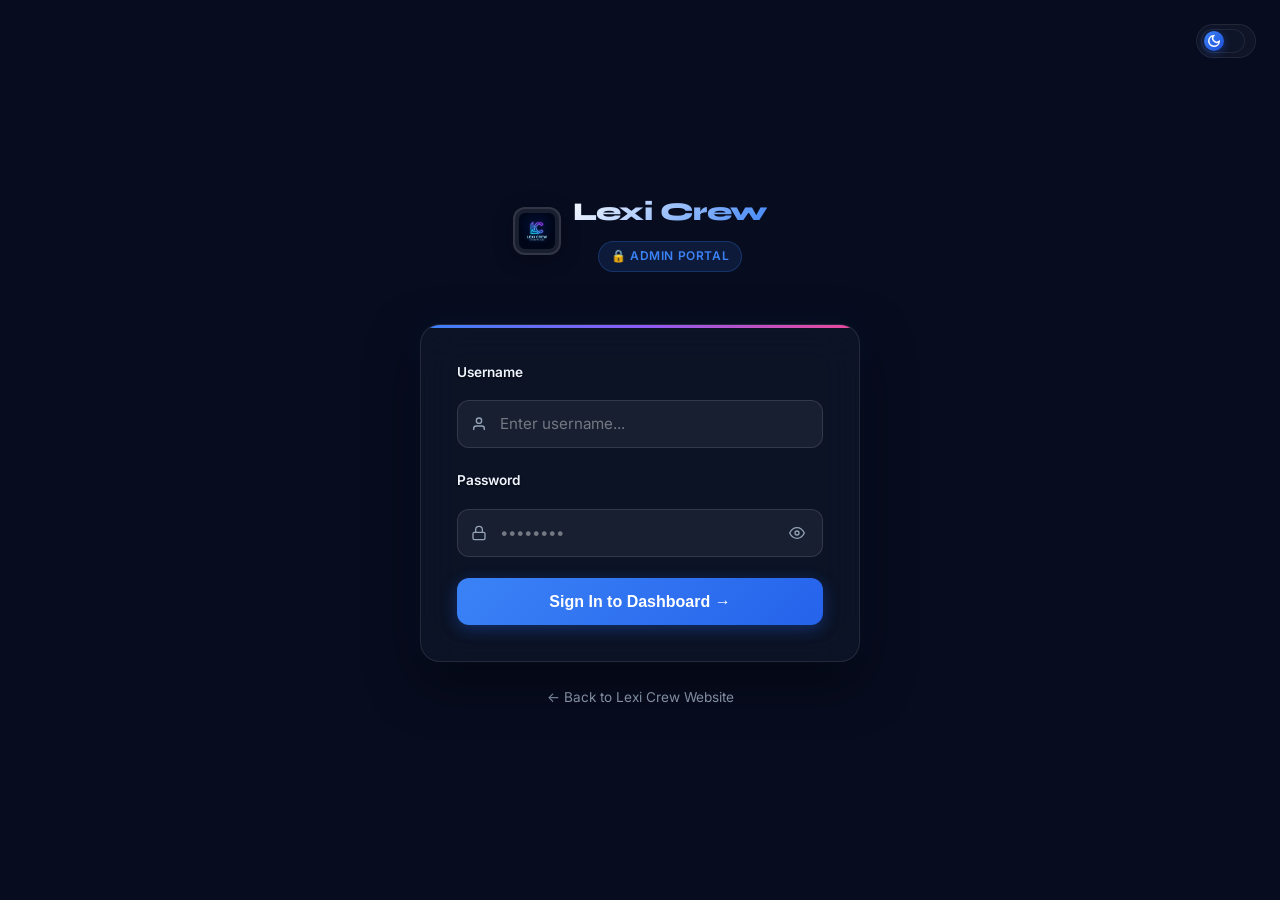
<file: admin.html>
<!DOCTYPE html>
<html lang="en" data-theme="dark">
<head>
  <meta charset="UTF-8" />
  <meta name="viewport" content="width=device-width, initial-scale=1.0" />
  <title>Admin Dashboard — Lexi Crew Enterprises</title>
  <meta name="robots" content="noindex, nofollow" />

  <!-- Auth Protection (Run before page render) -->
  <script>
    if (sessionStorage.getItem('lexicrew_admin_logged_in') !== 'true') {
      window.location.href = 'login.html';
    }
  </script>

  <!-- Favicon & Fonts -->
  <link rel="icon" type="image/svg+xml" href="favicon.svg" />
  <link rel="preconnect" href="https://fonts.googleapis.com" />
  <link rel="preconnect" href="https://fonts.gstatic.com" crossorigin />
  <link href="https://fonts.googleapis.com/css2?family=Syne:wght@700;800&family=Inter:wght@300;400;500;600;700&display=swap" rel="stylesheet" />

  <!-- NOTE: styles.css is intentionally NOT linked here to prevent global site styles bleeding into the admin panel -->

  <style>
    /* ── Reset ── */
    *, *::before, *::after { box-sizing: border-box; margin: 0; padding: 0; }

    /* ── CSS Variables ── */
    :root {
      --bg:              #0B1120;
      --surface:         #0F172A;
      --surface-2:       #131D31;
      --border:          rgba(255, 255, 255, 0.10);
      --border-hover:    rgba(255, 255, 255, 0.20);
      --text-main:       #F0F4FF;
      --text-muted:      #94A3B8;
      --text-body:       #CBD5E1;
      --blue:            #2563EB;
      --blue-light:      #3B82F6;
      --blue-glow:       rgba(37, 99, 235, 0.20);
      --input-bg:        rgba(255, 255, 255, 0.05);
      --row-stripe:      rgba(255, 255, 255, 0.012);
      --row-hover:       rgba(255, 255, 255, 0.035);
      --modal-bg:        #0F172A;
      --modal-backdrop:  rgba(3, 7, 18, 0.80);
      --th-bg:           rgba(255, 255, 255, 0.03);
      --ff-sans:         'Inter', -apple-system, BlinkMacSystemFont, "Segoe UI", Roboto, sans-serif;
      --ff-heading:      'Syne', 'Inter', sans-serif;
      --radius-sm:       8px;
      --radius-md:       12px;
      --radius-lg:       16px;
      --radius-xl:       20px;
    }

    [data-theme="light"] {
      --bg:              #F1F5F9;
      --surface:         #FFFFFF;
      --surface-2:       #F8FAFC;
      --border:          #E2E8F0;
      --border-hover:    #CBD5E1;
      --text-main:       #0F172A;
      --text-muted:      #64748B;
      --text-body:       #334155;
      --blue-glow:       rgba(37, 99, 235, 0.10);
      --input-bg:        #F8FAFC;
      --row-stripe:      #F8FAFC;
      --row-hover:       #F1F5F9;
      --modal-bg:        #FFFFFF;
      --modal-backdrop:  rgba(15, 23, 42, 0.55);
      --th-bg:           #F1F5F9;
    }

    /* ── Base ── */
    html {
      background: var(--bg);
      color-scheme: dark;
      font-size: 16px;
      scroll-behavior: smooth;
    }

    [data-theme="light"] html {
      color-scheme: light;
    }

    body {
      background: var(--bg);
      font-family: var(--ff-sans);
      color: var(--text-main);
      min-height: 100vh;
      display: flex;
      flex-direction: column;
      line-height: 1.5;
      font-size: 0.95rem;
      -webkit-font-smoothing: antialiased;
      overflow-x: hidden;
    }

    a { color: inherit; text-decoration: none; }
    ul { list-style: none; }

    /* ══════════════════════════════════════
       TOP ADMIN NAVBAR
    ══════════════════════════════════════ */
    .admin-nav {
      background: var(--surface);
      border-bottom: 1px solid var(--border);
      position: sticky;
      top: 0;
      z-index: 100;
      padding: 0.85rem 1.5rem;
      box-shadow: 0 4px 24px rgba(0, 0, 0, 0.25);
    }

    .admin-nav-inner {
      max-width: 1400px;
      margin: 0 auto;
      display: flex;
      align-items: center;
      justify-content: space-between;
      gap: 1rem;
    }

    .admin-logo {
      display: flex;
      align-items: center;
      gap: 0.85rem;
      text-decoration: none;
    }

    .admin-logo img {
      width: 42px;
      height: 42px;
      border-radius: 10px;
      object-fit: cover;
      border: 1px solid var(--border);
    }

    .admin-title-wrap {
      display: flex;
      flex-direction: column;
    }

    .admin-title {
      font-family: var(--ff-heading);
      font-size: 1.2rem;
      font-weight: 800;
      color: var(--text-main);
      line-height: 1.2;
      letter-spacing: -0.01em;
    }

    .admin-sub {
      font-size: 0.72rem;
      color: var(--blue-light);
      font-weight: 700;
      letter-spacing: 0.06em;
      text-transform: uppercase;
      margin-top: 1px;
    }

    .admin-user-actions {
      display: flex;
      align-items: center;
      gap: 0.75rem;
      flex-wrap: wrap;
    }

    /* User Pill */
    .user-pill {
      font-size: 0.85rem;
      font-weight: 600;
      color: var(--text-main);
      background: var(--input-bg);
      padding: 0.4rem 0.9rem;
      border-radius: 999px;
      border: 1px solid var(--border);
      display: flex;
      align-items: center;
      gap: 0.5rem;
    }

    .user-pill-dot {
      width: 8px;
      height: 8px;
      border-radius: 50%;
      background: #10B981;
      flex-shrink: 0;
    }

    /* Theme Toggle */
    .theme-toggle {
      background: var(--input-bg);
      border: 1px solid var(--border);
      border-radius: 999px;
      padding: 4px 10px 4px 4px;
      display: inline-flex;
      align-items: center;
      gap: 8px;
      cursor: pointer;
      transition: all 0.3s ease;
      flex-shrink: 0;
      user-select: none;
      outline: none;
    }

    .theme-toggle:hover {
      border-color: var(--blue-light);
    }

    .theme-toggle-track {
      display: flex;
      align-items: center;
    }

    .theme-toggle-thumb {
      width: 20px;
      height: 20px;
      border-radius: 50%;
      background: linear-gradient(135deg, #3B82F6, #1D4ED8);
      color: #ffffff;
      display: flex;
      align-items: center;
      justify-content: center;
      transition: transform 0.35s cubic-bezier(0.34, 1.56, 0.64, 1), background 0.35s ease;
    }

    [data-theme="light"] .theme-toggle-thumb {
      transform: translateX(20px);
      background: linear-gradient(135deg, #6366F1, #4F46E5);
    }

    .theme-toggle-text {
      font-size: 0.78rem;
      font-weight: 600;
      color: var(--text-body);
      letter-spacing: 0.03em;
      text-transform: uppercase;
    }

    [data-theme="dark"] .icon-sun { display: none; }
    [data-theme="dark"] .icon-moon { display: block; }
    [data-theme="light"] .icon-sun { display: block; }
    [data-theme="light"] .icon-moon { display: none; }

    /* Buttons */
    .btn-action {
      padding: 0.6rem 1.1rem;
      border-radius: var(--radius-md);
      border: 1px solid var(--border);
      background: var(--input-bg);
      color: var(--blue-light);
      font-size: 0.875rem;
      font-weight: 600;
      cursor: pointer;
      display: inline-flex;
      align-items: center;
      gap: 0.45rem;
      transition: all 0.2s ease;
      font-family: var(--ff-sans);
      text-decoration: none;
    }

    .btn-action:hover {
      background: var(--blue);
      color: white;
      border-color: var(--blue);
    }

    .btn-primary {
      background: linear-gradient(135deg, #2563EB, #3B82F6);
      color: white;
      border: none;
      box-shadow: 0 4px 15px rgba(37, 99, 235, 0.30);
    }

    .btn-primary:hover {
      background: linear-gradient(135deg, #1D4ED8, #2563EB);
      box-shadow: 0 6px 20px rgba(37, 99, 235, 0.40);
      color: white;
    }

    .btn-logout {
      background: rgba(239, 68, 68, 0.12);
      color: #EF4444;
      border: 1px solid rgba(239, 68, 68, 0.30);
      padding: 0.5rem 1rem;
      border-radius: var(--radius-md);
      font-size: 0.85rem;
      font-weight: 600;
      cursor: pointer;
      transition: all 0.2s ease;
      display: inline-flex;
      align-items: center;
      gap: 0.35rem;
      font-family: var(--ff-sans);
    }

    .btn-logout:hover {
      background: #EF4444;
      color: white;
      border-color: #EF4444;
    }

    [data-theme="light"] .btn-logout {
      background: #FEE2E2;
      color: #DC2626;
      border-color: #FCA5A5;
    }

    .btn-danger-sm {
      background: rgba(239, 68, 68, 0.10);
      color: #EF4444;
      border-color: rgba(239, 68, 68, 0.25);
    }

    .btn-danger-sm:hover {
      background: #EF4444;
      color: white;
      border-color: #EF4444;
    }

    [data-theme="light"] .btn-action {
      background: #EFF6FF;
      color: #1D4ED8;
      border-color: #BFDBFE;
    }

    [data-theme="light"] .btn-danger-sm {
      background: #FEE2E2;
      color: #DC2626;
      border-color: #FCA5A5;
    }

    /* ══════════════════════════════════════
       MAIN LAYOUT
    ══════════════════════════════════════ */
    .admin-main {
      max-width: 1400px;
      width: 100%;
      margin: 0 auto;
      padding: 2rem 1.5rem;
      flex: 1;
    }

    /* ══════════════════════════════════════
       KPI STAT CARDS
    ══════════════════════════════════════ */
    .stats-grid-admin {
      display: grid;
      grid-template-columns: repeat(auto-fit, minmax(220px, 1fr));
      gap: 1.25rem;
      margin-bottom: 2rem;
    }

    .stat-card-admin {
      background: var(--surface);
      border: 1px solid var(--border);
      border-radius: var(--radius-lg);
      padding: 1.25rem 1.5rem;
      box-shadow: 0 4px 24px rgba(0, 0, 0, 0.18);
      display: flex;
      align-items: center;
      justify-content: space-between;
      transition: transform 0.25s ease, box-shadow 0.25s ease;
    }

    .stat-card-admin:hover {
      transform: translateY(-3px);
      box-shadow: 0 8px 30px rgba(0, 0, 0, 0.25);
      border-color: var(--border-hover);
    }

    .stat-info .val {
      font-family: var(--ff-heading);
      font-size: 2.2rem;
      font-weight: 800;
      margin: 0.2rem 0;
      color: var(--text-main);
      line-height: 1.1;
    }

    .stat-info .label {
      font-size: 0.78rem;
      font-weight: 700;
      color: var(--text-muted);
      text-transform: uppercase;
      letter-spacing: 0.05em;
    }

    .stat-icon {
      width: 48px;
      height: 48px;
      border-radius: 14px;
      display: flex;
      align-items: center;
      justify-content: center;
      flex-shrink: 0;
    }

    .stat-icon.blue   { background: rgba(59, 130, 246, 0.15); color: #3B82F6; }
    .stat-icon.purple { background: rgba(139, 92, 246, 0.15); color: #8B5CF6; }
    .stat-icon.green  { background: rgba(16, 185, 129, 0.15); color: #10B981; }
    .stat-icon.indigo { background: rgba(99, 102, 241, 0.15); color: #818CF8; }

    [data-theme="light"] .stat-icon.blue   { background: #DBEAFE; color: #1D4ED8; }
    [data-theme="light"] .stat-icon.purple { background: #F3E8FF; color: #7C3AED; }
    [data-theme="light"] .stat-icon.green  { background: #D1FAE5; color: #059669; }
    [data-theme="light"] .stat-icon.indigo { background: #EEF2FF; color: #4F46E5; }

    /* ══════════════════════════════════════
       CONTROLS BAR
    ══════════════════════════════════════ */
    .controls-bar {
      background: var(--surface);
      border: 1px solid var(--border);
      border-radius: var(--radius-lg);
      padding: 1.1rem 1.25rem;
      margin-bottom: 1.5rem;
      display: flex;
      flex-wrap: wrap;
      gap: 1rem;
      align-items: center;
      justify-content: space-between;
      box-shadow: 0 4px 24px rgba(0, 0, 0, 0.18);
    }

    .search-group {
      display: flex;
      align-items: center;
      gap: 0.75rem;
      flex: 1;
      min-width: 280px;
    }

    .search-input-wrap {
      position: relative;
      width: 100%;
    }

    .search-input-wrap input {
      width: 100%;
      padding: 0.75rem 1rem 0.75rem 2.6rem;
      border-radius: var(--radius-md);
      border: 1px solid var(--border);
      background: var(--input-bg);
      color: var(--text-main);
      font-size: 0.925rem;
      font-family: var(--ff-sans);
      transition: all 0.2s ease;
    }

    .search-input-wrap input::placeholder {
      color: var(--text-muted);
      opacity: 0.85;
    }

    .search-input-wrap input:focus {
      outline: none;
      border-color: var(--blue);
      box-shadow: 0 0 0 3px rgba(37, 99, 235, 0.20);
    }

    .search-input-wrap svg {
      position: absolute;
      left: 0.9rem;
      top: 50%;
      transform: translateY(-50%);
      color: var(--text-muted);
      pointer-events: none;
    }

    .filter-controls {
      display: flex;
      align-items: center;
      gap: 0.75rem;
      flex-wrap: wrap;
    }

    .admin-select {
      padding: 0.65rem 1rem;
      border-radius: var(--radius-md);
      border: 1px solid var(--border);
      background: var(--input-bg);
      color: var(--text-main);
      font-size: 0.875rem;
      font-weight: 600;
      font-family: var(--ff-sans);
      cursor: pointer;
      transition: all 0.2s ease;
    }

    .admin-select:focus {
      outline: none;
      border-color: var(--blue);
    }

    .admin-select option {
      background: var(--modal-bg);
      color: var(--text-main);
    }

    /* ══════════════════════════════════════
       LEADS TABLE
    ══════════════════════════════════════ */
    .table-container {
      background: var(--surface);
      border: 1px solid var(--border);
      border-radius: var(--radius-lg);
      overflow: hidden;
      box-shadow: 0 4px 24px rgba(0, 0, 0, 0.18);
    }

    .table-responsive {
      overflow-x: auto;
    }

    table.leads-table {
      width: 100%;
      border-collapse: collapse;
      text-align: left;
      font-size: 0.9rem;
    }

    table.leads-table th {
      background: var(--th-bg);
      padding: 1.1rem 1.25rem;
      font-weight: 700;
      color: var(--text-muted);
      font-size: 0.78rem;
      text-transform: uppercase;
      letter-spacing: 0.06em;
      border-bottom: 1px solid var(--border);
    }

    table.leads-table td {
      padding: 1.15rem 1.25rem;
      border-bottom: 1px solid var(--border);
      vertical-align: middle;
      color: var(--text-main);
    }

    table.leads-table tbody tr {
      transition: background 0.15s ease;
    }

    table.leads-table tbody tr:nth-child(even) {
      background: var(--row-stripe);
    }

    table.leads-table tbody tr:hover {
      background: var(--row-hover);
    }

    table.leads-table tr:last-child td {
      border-bottom: none;
    }

    /* Source Badges */
    .source-badge {
      display: inline-flex;
      align-items: center;
      gap: 0.35rem;
      padding: 0.3rem 0.75rem;
      border-radius: 999px;
      font-size: 0.75rem;
      font-weight: 700;
      text-transform: uppercase;
      letter-spacing: 0.03em;
      border: 1px solid transparent;
    }

    .source-contact    { background: rgba(59, 130, 246, 0.18); color: #93C5FD; border-color: rgba(59, 130, 246, 0.30); }
    .source-rcall      { background: rgba(139, 92, 246, 0.18); color: #DDD6FE; border-color: rgba(139, 92, 246, 0.30); }
    .source-newsletter { background: rgba(16, 185, 129, 0.18); color: #A7F3D0; border-color: rgba(16, 185, 129, 0.30); }
    .source-manual     { background: rgba(99, 102, 241, 0.18); color: #C7D2FE; border-color: rgba(99, 102, 241, 0.30); }

    [data-theme="light"] .source-contact    { background: #DBEAFE; color: #1E40AF; border-color: #BFDBFE; }
    [data-theme="light"] .source-rcall      { background: #F3E8FF; color: #6B21A8; border-color: #E9D5FF; }
    [data-theme="light"] .source-newsletter { background: #D1FAE5; color: #065F46; border-color: #A7F3D0; }
    [data-theme="light"] .source-manual     { background: #EEF2FF; color: #3730A3; border-color: #C7D2FE; }

    /* Status Select */
    .status-select {
      padding: 0.4rem 0.8rem;
      border-radius: 10px;
      font-size: 0.825rem;
      font-weight: 700;
      border: 1px solid transparent;
      cursor: pointer;
      font-family: var(--ff-sans);
      transition: all 0.2s ease;
    }

    .status-select.new       { background: rgba(59, 130, 246, 0.22); color: #60A5FA; border-color: rgba(59, 130, 246, 0.40); }
    .status-select.contacted { background: rgba(99, 102, 241, 0.22); color: #A5B4FC; border-color: rgba(99, 102, 241, 0.40); }
    .status-select.closed    { background: rgba(16, 185, 129, 0.22); color: #34D399; border-color: rgba(16, 185, 129, 0.40); }

    [data-theme="light"] .status-select.new       { background: #EFF6FF; color: #1D4ED8; border-color: #93C5FD; }
    [data-theme="light"] .status-select.contacted { background: #EEF2FF; color: #4338CA; border-color: #C7D2FE; }
    [data-theme="light"] .status-select.closed    { background: #ECFDF5; color: #047857; border-color: #A7F3D0; }

    .status-select option {
      background: var(--modal-bg);
      color: var(--text-main);
    }

    /* Action Buttons */
    .action-btns {
      display: flex;
      align-items: center;
      gap: 0.5rem;
    }

    .btn-icon-action {
      width: 36px;
      height: 36px;
      border-radius: var(--radius-sm);
      display: inline-flex;
      align-items: center;
      justify-content: center;
      border: 1px solid var(--border);
      background: var(--input-bg);
      color: var(--text-main);
      text-decoration: none;
      transition: all 0.2s ease;
      cursor: pointer;
      font-size: 0.9rem;
    }

    .btn-icon-action:hover { background: var(--blue); color: white; border-color: var(--blue); transform: translateY(-1px); }
    .btn-icon-action.wa:hover  { background: #25D366; border-color: #25D366; color: white; }
    .btn-icon-action.del:hover { background: #EF4444; border-color: #EF4444; color: white; }

    /* Client Info */
    .client-name {
      font-weight: 700;
      color: var(--text-main);
      font-size: 0.95rem;
    }

    .client-sub {
      font-size: 0.825rem;
      color: var(--text-muted);
      margin-top: 3px;
      font-weight: 500;
    }

    .lead-msg-preview {
      max-width: 300px;
      display: -webkit-box;
      -webkit-line-clamp: 2;
      -webkit-box-orient: vertical;
      overflow: hidden;
      font-size: 0.85rem;
      color: var(--text-main);
      opacity: 0.9;
      line-height: 1.4;
      cursor: pointer;
    }

    .lead-msg-preview:hover {
      color: var(--blue-light);
      text-decoration: underline;
    }

    /* ══════════════════════════════════════
       EMPTY STATE
    ══════════════════════════════════════ */
    .empty-state {
      padding: 4.5rem 2rem;
      text-align: center;
      color: var(--text-muted);
    }

    .empty-state svg {
      margin-bottom: 1.25rem;
      opacity: 0.5;
      color: var(--blue-light);
    }

    .empty-state h3 {
      font-family: var(--ff-heading);
      font-size: 1.35rem;
      color: var(--text-main);
      margin-bottom: 0.5rem;
    }

    .empty-state p {
      max-width: 440px;
      margin: 0 auto 1.5rem;
      line-height: 1.6;
    }

    /* ══════════════════════════════════════
       MODAL DIALOGS
    ══════════════════════════════════════ */
    .modal-backdrop {
      position: fixed;
      inset: 0;
      background: var(--modal-backdrop);
      backdrop-filter: blur(8px);
      -webkit-backdrop-filter: blur(8px);
      z-index: 1000;
      display: flex;
      align-items: center;
      justify-content: center;
      padding: 1.5rem;
      opacity: 0;
      visibility: hidden;
      transition: all 0.25s ease;
    }

    .modal-backdrop.active {
      opacity: 1;
      visibility: visible;
    }

    .modal-card {
      background: var(--modal-bg);
      border: 1px solid var(--border);
      border-radius: var(--radius-xl);
      max-width: 640px;
      width: 100%;
      box-shadow: 0 25px 60px rgba(0, 0, 0, 0.45);
      overflow: hidden;
      transform: translateY(20px) scale(0.96);
      transition: transform 0.25s ease;
      color: var(--text-main);
    }

    .modal-backdrop.active .modal-card {
      transform: translateY(0) scale(1);
    }

    .modal-header {
      padding: 1.35rem 1.75rem;
      border-bottom: 1px solid var(--border);
      display: flex;
      align-items: center;
      justify-content: space-between;
      background: var(--th-bg);
    }

    .modal-header h3 {
      margin: 0;
      font-family: var(--ff-heading);
      font-size: 1.2rem;
      color: var(--text-main);
    }

    .modal-close-btn {
      background: none;
      border: none;
      font-size: 1.5rem;
      color: var(--text-muted);
      cursor: pointer;
      padding: 0.25rem 0.5rem;
      border-radius: var(--radius-sm);
      transition: color 0.2s;
      line-height: 1;
    }

    .modal-close-btn:hover {
      color: var(--text-main);
      background: var(--input-bg);
    }

    .modal-body {
      padding: 1.75rem;
      max-height: 70vh;
      overflow-y: auto;
    }

    .modal-grid {
      display: grid;
      grid-template-columns: repeat(auto-fit, minmax(220px, 1fr));
      gap: 1.25rem;
      margin-bottom: 1.5rem;
    }

    .modal-field-label {
      font-size: 0.78rem;
      font-weight: 700;
      text-transform: uppercase;
      letter-spacing: 0.05em;
      color: var(--text-muted);
      margin-bottom: 0.35rem;
    }

    .modal-field-val {
      font-size: 0.95rem;
      font-weight: 600;
      color: var(--text-main);
      word-break: break-word;
    }

    .modal-msg-box {
      background: var(--input-bg);
      border: 1px solid var(--border);
      border-radius: var(--radius-md);
      padding: 1.25rem;
      font-size: 0.925rem;
      line-height: 1.6;
      white-space: pre-wrap;
      word-break: break-word;
      color: var(--text-main);
    }

    .modal-input {
      width: 100%;
      padding: 0.75rem 1rem;
      border-radius: var(--radius-sm);
      border: 1px solid var(--border);
      background: var(--input-bg);
      color: var(--text-main);
      font-size: 0.9rem;
      font-family: var(--ff-sans);
      margin-top: 0.25rem;
      transition: border-color 0.2s;
    }

    .modal-input:focus {
      outline: none;
      border-color: var(--blue);
    }

    .modal-footer {
      padding: 1.25rem 1.75rem;
      border-top: 1px solid var(--border);
      display: flex;
      align-items: center;
      justify-content: space-between;
      gap: 1rem;
      background: var(--th-bg);
    }

    /* ══════════════════════════════════════
       TOAST NOTIFICATIONS
    ══════════════════════════════════════ */
    .toast-container {
      position: fixed;
      bottom: 2rem;
      right: 2rem;
      z-index: 9999;
      display: flex;
      flex-direction: column;
      gap: 0.75rem;
      pointer-events: none;
    }

    .toast {
      background: var(--surface);
      border: 1px solid var(--border);
      color: var(--text-main);
      padding: 0.85rem 1.35rem;
      border-radius: var(--radius-md);
      box-shadow: 0 10px 30px rgba(0, 0, 0, 0.30);
      font-size: 0.875rem;
      font-weight: 600;
      display: flex;
      align-items: center;
      gap: 0.6rem;
      animation: slideInToast 0.3s ease forwards;
      pointer-events: auto;
    }

    @keyframes slideInToast {
      from { transform: translateX(100%); opacity: 0; }
      to   { transform: translateX(0);    opacity: 1; }
    }

    /* ══════════════════════════════════════
       RESPONSIVE
    ══════════════════════════════════════ */
    @media (max-width: 768px) {
      .admin-nav { padding: 0.75rem 1rem; }
      .admin-main { padding: 1.25rem 1rem; }
      .user-pill, .theme-toggle-text { display: none; }
      .stats-grid-admin { grid-template-columns: 1fr 1fr; gap: 0.75rem; }
      .filter-controls { gap: 0.5rem; }
      .controls-bar { padding: 0.85rem 1rem; }
    }

    @media (max-width: 480px) {
      .stats-grid-admin { grid-template-columns: 1fr; }
    }
  </style>
</head>
<body>

  <!-- Top Admin Navbar -->
  <header class="admin-nav">
    <div class="admin-nav-inner">
      <a href="index.html" class="admin-logo" title="View Lexi Crew Website">
        <img src="Logo.png" alt="Lexi Crew Logo" />
        <div class="admin-title-wrap">
          <span class="admin-title">Lexi Crew Enterprises</span>
          <span class="admin-sub">Admin Portal v2.0</span>
        </div>
      </a>

      <div class="admin-user-actions">
        <div class="user-pill">
          <span class="user-pill-dot"></span>
          <span id="adminUserDisplay">Logged in as admin</span>
        </div>

        <button class="theme-toggle" id="themeToggle" aria-label="Toggle theme">
          <span class="theme-toggle-track">
            <span class="theme-toggle-thumb">
              <svg class="icon-moon" width="14" height="14" viewBox="0 0 24 24" fill="none" stroke="currentColor" stroke-width="2.5"><path d="M21 12.79A9 9 0 1 1 11.21 3 7 7 0 0 0 21 12.79z"/></svg>
              <svg class="icon-sun" width="14" height="14" viewBox="0 0 24 24" fill="none" stroke="currentColor" stroke-width="2.5"><circle cx="12" cy="12" r="4"/><path d="M12 2v2M12 20v2M4.93 4.93l1.41 1.41M17.66 17.66l1.41 1.41M2 12h2M20 12h2M4.93 19.07l1.41-1.41M17.66 6.34l1.41-1.41"/></svg>
            </span>
          </span>
          <span class="theme-toggle-text">Dark</span>
        </button>

        <a href="index.html" class="btn-action" style="text-decoration:none;">🌐 View Site</a>
        <button class="btn-logout" id="logoutBtn">🚪 Logout</button>
      </div>
    </div>
  </header>

  <!-- Dashboard Main Content -->
  <main class="admin-main">

    <!-- KPI Metric Cards -->
    <div class="stats-grid-admin">
      <div class="stat-card-admin">
        <div class="stat-info">
          <div class="label">Total Inquiries</div>
          <div class="val" id="statTotal">0</div>
        </div>
        <div class="stat-icon blue">
          <svg width="24" height="24" viewBox="0 0 24 24" fill="none" stroke="currentColor" stroke-width="2"><path d="M17 21v-2a4 4 0 0 0-4-4H5a4 4 0 0 0-4 4v2"/><circle cx="9" cy="7" r="4"/><path d="M23 21v-2a4 4 0 0 1 0 7.75"/></svg>
        </div>
      </div>

      <div class="stat-card-admin">
        <div class="stat-info">
          <div class="label">Call Back Requests</div>
          <div class="val" id="statRCall">0</div>
        </div>
        <div class="stat-icon purple">
          <svg width="24" height="24" viewBox="0 0 24 24" fill="none" stroke="currentColor" stroke-width="2"><path d="M22 16.92v3a2 2 0 0 1-2.18 2 19.79 19.79 0 0 1-8.63-3.07A19.5 19.5 0 0 1 4.69 12a19.79 19.79 0 0 1-3.07-8.67A2 2 0 0 1 3.6 1.18h3a2 2 0 0 1 2 1.72c.127.96.361 1.903.7 2.81a2 2 0 0 1-.45 2.11L7.91 8.77a16 16 0 0 0 6.29 6.29l.95-.95a2 2 0 0 1 2.11-.45c.907.339 1.85.573 2.81.7A2 2 0 0 1 22 16.92z"/></svg>
        </div>
      </div>

      <div class="stat-card-admin">
        <div class="stat-info">
          <div class="label">Newsletter Subs</div>
          <div class="val" id="statNewsletter">0</div>
        </div>
        <div class="stat-icon green">
          <svg width="24" height="24" viewBox="0 0 24 24" fill="none" stroke="currentColor" stroke-width="2"><path d="M4 4h16c1.1 0 2 .9 2 2v12c0 1.1-.9 2-2 2H4c-1.1 0-2-.9-2-2V6c0-1.1.9-2 2-2z"/><polyline points="22,6 12,13 2,6"/></svg>
        </div>
      </div>

      <div class="stat-card-admin">
        <div class="stat-info">
          <div class="label">New / Pending</div>
          <div class="val" id="statNew">0</div>
        </div>
        <div class="stat-icon indigo">
          <svg width="24" height="24" viewBox="0 0 24 24" fill="none" stroke="currentColor" stroke-width="2"><circle cx="12" cy="12" r="10"/><polyline points="12 6 12 12 16 14"/></svg>
        </div>
      </div>
    </div>

    <!-- Controls Bar -->
    <div class="controls-bar">
      <div class="search-group">
        <div class="search-input-wrap">
          <svg width="18" height="18" viewBox="0 0 24 24" fill="none" stroke="currentColor" stroke-width="2"><circle cx="11" cy="11" r="8"/><line x1="21" y1="21" x2="16.65" y2="16.65"/></svg>
          <input type="text" id="searchInput" placeholder="Search by name, phone, email, or message details..." />
        </div>
      </div>

      <div class="filter-controls">
        <select id="typeFilter" class="admin-select" title="Filter by Lead Source">
          <option value="all">All Lead Sources</option>
          <option value="Contact Form Lead">Contact Form</option>
          <option value="Request a Call">Request a Call</option>
          <option value="Newsletter Subscriber">Newsletter</option>
          <option value="Manual Entry">Direct / Manual</option>
        </select>

        <select id="statusFilter" class="admin-select" title="Filter by Status">
          <option value="all">All Statuses</option>
          <option value="new">New Only</option>
          <option value="contacted">Contacted</option>
          <option value="closed">Closed</option>
        </select>

        <select id="sortFilter" class="admin-select" title="Sort Leads">
          <option value="newest">Newest First</option>
          <option value="oldest">Oldest First</option>
          <option value="name">Name (A-Z)</option>
        </select>

        <button class="btn-action btn-primary" onclick="openAddModal()" title="Record a manual or phone inquiry">
          ➕ New Lead
        </button>

        <button class="btn-action" id="demoBtn" title="Load sample lead data for testing">
          ✨ Demo Data
        </button>

        <button class="btn-action" id="exportBtn" title="Export leads to CSV file">
          <svg width="16" height="16" viewBox="0 0 24 24" fill="none" stroke="currentColor" stroke-width="2"><path d="M21 15v4a2 2 0 0 1-2 2H5a2 2 0 0 1-2-2v-4"/><polyline points="7 10 12 15 17 10"/><line x1="12" y1="15" x2="12" y2="3"/></svg>
          Export CSV
        </button>

        <button class="btn-action btn-danger-sm" id="clearBtn" title="Clear all lead records">
          🗑️ Clear All
        </button>
      </div>
    </div>

    <!-- Leads Table Container -->
    <div class="table-container">
      <div class="table-responsive">
        <table class="leads-table" id="leadsTable">
          <thead>
            <tr>
              <th>Date / Time</th>
              <th>Source</th>
              <th>Client Name</th>
              <th>Contact Info</th>
              <th>Details &amp; Service</th>
              <th>Status</th>
              <th style="text-align:right;">Actions</th>
            </tr>
          </thead>
          <tbody id="leadsTbody">
            <!-- Rendered dynamically -->
          </tbody>
        </table>
      </div>

      <!-- Empty State -->
      <div class="empty-state" id="emptyState" style="display:none;">
        <svg width="56" height="56" viewBox="0 0 24 24" fill="none" stroke="currentColor" stroke-width="1.5"><path d="M14 2H6a2 2 0 0 0-2 2v16a2 2 0 0 0 2 2h12a2 2 0 0 0 2-2V8z"/><polyline points="14 2 14 8 20 8"/><line x1="16" y1="13" x2="8" y2="13"/><line x1="16" y1="17" x2="8" y2="17"/></svg>
        <h3>No Leads Found</h3>
        <p>No customer inquiries recorded yet. Inquiries submitted from your website will appear here instantly!</p>
        <button class="btn-action btn-primary" onclick="loadDemoData()">✨ Load Sample Demo Leads</button>
      </div>
    </div>

  </main>

  <!-- Lead Detail Modal Dialog -->
  <div class="modal-backdrop" id="leadModalBackdrop">
    <div class="modal-card">
      <div class="modal-header">
        <h3 id="modalTitle">Inquiry Details</h3>
        <button class="modal-close-btn" onclick="closeModal('leadModalBackdrop')">&times;</button>
      </div>
      <div class="modal-body">
        <div class="modal-grid">
          <div>
            <div class="modal-field-label">Client Name</div>
            <div class="modal-field-val" id="modalName">-</div>
          </div>
          <div>
            <div class="modal-field-label">Source &amp; Date</div>
            <div class="modal-field-val" id="modalSourceDate">-</div>
          </div>
          <div>
            <div class="modal-field-label">Email Address</div>
            <div class="modal-field-val" id="modalEmail">-</div>
          </div>
          <div>
            <div class="modal-field-label">Phone Number</div>
            <div class="modal-field-val" id="modalPhone">-</div>
          </div>
          <div>
            <div class="modal-field-label">Service / Time</div>
            <div class="modal-field-val" id="modalService">-</div>
          </div>
          <div>
            <div class="modal-field-label">Current Status</div>
            <div class="modal-field-val" id="modalStatusSelectContainer">-</div>
          </div>
        </div>

        <div class="modal-field-label" style="margin-top: 1rem;">Full Client Message / Notes</div>
        <div class="modal-msg-box" id="modalMsg">-</div>

        <div class="modal-field-label" style="margin-top: 1.25rem;">Admin Internal Remarks / Follow-up Notes</div>
        <textarea id="modalAdminRemarks" class="modal-input" rows="3" placeholder="Add internal notes (e.g. Call scheduled for 3 PM, quoted ₹25k proposal)..."></textarea>
      </div>
      <div class="modal-footer">
        <div id="modalActionsLeft" style="display:flex;gap:0.5rem;flex-wrap:wrap;"></div>
        <div style="display:flex;gap:0.5rem;">
          <button class="btn-action btn-primary" id="saveRemarksBtn">Save Remarks</button>
          <button class="btn-action" onclick="closeModal('leadModalBackdrop')">Close</button>
        </div>
      </div>
    </div>
  </div>

  <!-- Add New Lead Modal Dialog -->
  <div class="modal-backdrop" id="addLeadModalBackdrop">
    <div class="modal-card">
      <div class="modal-header">
        <h3>Record Manual Client Lead</h3>
        <button class="modal-close-btn" onclick="closeModal('addLeadModalBackdrop')">&times;</button>
      </div>
      <form id="addLeadForm">
        <div class="modal-body">
          <div class="modal-grid">
            <div>
              <label class="modal-field-label">First Name *</label>
              <input type="text" id="addFirstName" class="modal-input" required placeholder="e.g. Rajesh" />
            </div>
            <div>
              <label class="modal-field-label">Last Name</label>
              <input type="text" id="addLastName" class="modal-input" placeholder="e.g. Kumar" />
            </div>
            <div>
              <label class="modal-field-label">Phone Number *</label>
              <input type="tel" id="addPhone" class="modal-input" required placeholder="e.g. +91 98765 43210" />
            </div>
            <div>
              <label class="modal-field-label">Email Address</label>
              <input type="email" id="addEmail" class="modal-input" placeholder="e.g. client@example.com" />
            </div>
            <div>
              <label class="modal-field-label">Service Requested</label>
              <select id="addService" class="modal-input">
                <option value="Meta Ads Campaigns">Meta Ads Campaigns (FB &amp; IG)</option>
                <option value="Drone Shots &amp; Aerial Videography">Drone Shots &amp; Aerial Videography</option>
                <option value="Speakup Models &amp; Walkthroughs">Speakup Models &amp; Walkthroughs</option>
                <option value="Real Estate SEO">Real Estate SEO</option>
                <option value="Website Design &amp; Development">Website Design &amp; Development</option>
                <option value="Branding &amp; Visual Identity">Branding &amp; Visual Identity</option>
                <option value="General Consultation">General Consultation</option>
              </select>
            </div>
            <div>
              <label class="modal-field-label">Initial Status</label>
              <select id="addStatus" class="modal-input">
                <option value="new">🔵 New</option>
                <option value="contacted">🟣 Contacted</option>
                <option value="closed">🟢 Closed</option>
              </select>
            </div>
          </div>

          <label class="modal-field-label" style="margin-top: 0.5rem;">Inquiry / Project Details</label>
          <textarea id="addMessage" class="modal-input" rows="3" placeholder="Describe client requirements or discussion summary..."></textarea>
        </div>
        <div class="modal-footer">
          <div></div>
          <div style="display:flex;gap:0.5rem;">
            <button type="button" class="btn-action" onclick="closeModal('addLeadModalBackdrop')">Cancel</button>
            <button type="submit" class="btn-action btn-primary">Save Lead Record</button>
          </div>
        </div>
      </form>
    </div>
  </div>

  <div class="toast-container" id="toastContainer"></div>

  <script>
    // Theme toggle
    const toggle = document.getElementById('themeToggle');
    const htmlEl = document.documentElement;
    const toggleText = toggle.querySelector('.theme-toggle-text');

    function applyTheme(theme) {
      htmlEl.setAttribute('data-theme', theme);
      if (toggleText) toggleText.textContent = theme === 'light' ? 'Light' : 'Dark';
    }

    const savedTheme = localStorage.getItem('theme') || 'dark';
    applyTheme(savedTheme);

    toggle.addEventListener('click', () => {
      const next = htmlEl.getAttribute('data-theme') === 'dark' ? 'light' : 'dark';
      applyTheme(next);
      localStorage.setItem('theme', next);
    });

    // Display logged-in admin user
    const adminUser = sessionStorage.getItem('lexicrew_admin_user') || 'admin';
    document.getElementById('adminUserDisplay').textContent = `Logged in as ${adminUser}`;

    // Toast Notification Utility
    function showToast(message, icon = '✅') {
      const container = document.getElementById('toastContainer');
      const toast = document.createElement('div');
      toast.className = 'toast';
      toast.innerHTML = `<span>${icon}</span> <span>${escapeHTML(message)}</span>`;
      container.appendChild(toast);
      setTimeout(() => {
        toast.style.opacity = '0';
        toast.style.transform = 'translateY(10px)';
        setTimeout(() => toast.remove(), 300);
      }, 3000);
    }

    // Logout
    document.getElementById('logoutBtn').addEventListener('click', () => {
      sessionStorage.removeItem('lexicrew_admin_logged_in');
      sessionStorage.removeItem('lexicrew_admin_user');
      window.location.href = 'login.html';
    });

    // Load & Save Leads
    function getLeads() {
      try {
        return JSON.parse(localStorage.getItem('lexicrew_leads') || '[]');
      } catch(e) {
        return [];
      }
    }

    function saveLeads(leads) {
      localStorage.setItem('lexicrew_leads', JSON.stringify(leads));
      renderDashboard();
    }

    function renderDashboard() {
      const leads      = getLeads();
      const tbody      = document.getElementById('leadsTbody');
      const emptyState = document.getElementById('emptyState');
      const searchVal  = document.getElementById('searchInput').value.toLowerCase().trim();
      const typeVal    = document.getElementById('typeFilter').value;
      const statusVal  = document.getElementById('statusFilter').value;
      const sortVal    = document.getElementById('sortFilter').value;

      // Stats
      document.getElementById('statTotal').textContent      = leads.length;
      document.getElementById('statRCall').textContent      = leads.filter(l => l.formType === 'Request a Call').length;
      document.getElementById('statNewsletter').textContent = leads.filter(l => l.formType === 'Newsletter Subscriber').length;
      document.getElementById('statNew').textContent        = leads.filter(l => (!l.status || l.status === 'new')).length;

      // Filter
      let filtered = leads.filter(item => {
        if (typeVal !== 'all') {
          if (typeVal === 'Manual Entry' && item.formType !== 'Manual Entry') return false;
          if (typeVal !== 'Manual Entry' && item.formType !== typeVal) return false;
        }
        const st = item.status || 'new';
        if (statusVal !== 'all' && st !== statusVal) return false;
        if (searchVal) {
          const haystack = [
            item.First_Name, item.Last_Name, item.Caller_Name, item.Subscriber_Email,
            item.Email, item.Phone, item.Phone_Number, item.Service_Requested,
            item.Client_Message, item.Notes, item.adminRemarks
          ].filter(Boolean).join(' ').toLowerCase();
          if (!haystack.includes(searchVal)) return false;
        }
        return true;
      });

      // Sort
      if (sortVal === 'newest')       filtered.sort((a, b) => (b.timestamp || 0) - (a.timestamp || 0));
      else if (sortVal === 'oldest')  filtered.sort((a, b) => (a.timestamp || 0) - (b.timestamp || 0));
      else if (sortVal === 'name')    filtered.sort((a, b) => {
        const na = (a.First_Name || a.Caller_Name || '').toLowerCase();
        const nb = (b.First_Name || b.Caller_Name || '').toLowerCase();
        return na.localeCompare(nb);
      });

      if (filtered.length === 0) {
        tbody.innerHTML = '';
        emptyState.style.display = 'block';
        return;
      }

      emptyState.style.display = 'none';

      tbody.innerHTML = filtered.map(lead => {
        const name    = lead.First_Name ? `${lead.First_Name} ${lead.Last_Name || ''}` : (lead.Caller_Name || lead.Subscriber_Email || 'Anonymous Lead');
        const email   = lead.Email || lead.Subscriber_Email || 'N/A';
        const phone   = lead.Phone || lead.Phone_Number || 'N/A';
        const service = lead.Service_Requested || lead.Preferred_Time || 'General Inquiry';
        const note    = lead.Client_Message || lead.Notes || 'No additional notes provided.';
        const date    = lead.dateFormatted || (lead.timestamp ? new Date(lead.timestamp).toLocaleDateString('en-IN') : 'Just now');
        const st      = lead.status || 'new';

        let sourceClass = 'source-contact';
        if (lead.formType === 'Request a Call')       sourceClass = 'source-rcall';
        if (lead.formType === 'Newsletter Subscriber') sourceClass = 'source-newsletter';
        if (lead.formType === 'Manual Entry')          sourceClass = 'source-manual';

        const cleanPhone = phone.replace(/[^0-9]/g, '');
        const waLink = cleanPhone ? `https://wa.me/${cleanPhone.startsWith('91') ? cleanPhone : '91' + cleanPhone}` : '#';

        return `
          <tr data-id="${lead.id}">
            <td style="font-size:0.85rem;color:var(--text-muted);font-weight:500;">${date}</td>
            <td><span class="source-badge ${sourceClass}">${escapeHTML(lead.formType || 'Inquiry')}</span></td>
            <td>
              <div class="client-name">${escapeHTML(name)}</div>
              ${lead.Preferred_Time ? `<div class="client-sub">⏰ ${escapeHTML(lead.Preferred_Time)}</div>` : ''}
              ${lead.adminRemarks   ? `<div class="client-sub" style="color:var(--blue-light);">📝 Has Admin Note</div>` : ''}
            </td>
            <td>
              <div style="font-weight:600;">${email !== 'N/A' ? `<a href="mailto:${escapeHTML(email)}" style="color:var(--blue-light);text-decoration:none;">${escapeHTML(email)}</a>` : '—'}</div>
              <div class="client-sub">${phone !== 'N/A' ? `<a href="tel:${escapeHTML(phone)}" style="color:var(--text-muted);text-decoration:none;">📞 ${escapeHTML(phone)}</a>` : '—'}</div>
            </td>
            <td>
              <div style="font-weight:700;font-size:0.875rem;margin-bottom:2px;">${escapeHTML(service)}</div>
              <div class="lead-msg-preview" onclick="openLeadModal('${lead.id}')" title="Click to view full message details">${escapeHTML(note)}</div>
            </td>
            <td>
              <select class="status-select ${st}" onchange="updateLeadStatus('${lead.id}', this.value)">
                <option value="new"       ${st==='new'       ? 'selected':''}>🔵 New</option>
                <option value="contacted" ${st==='contacted' ? 'selected':''}>🟣 Contacted</option>
                <option value="closed"    ${st==='closed'    ? 'selected':''}>🟢 Closed</option>
              </select>
            </td>
            <td style="text-align:right;">
              <div class="action-btns" style="justify-content:flex-end;">
                <button onclick="openLeadModal('${lead.id}')" class="btn-icon-action" title="View Full Details">👁️</button>
                ${phone !== 'N/A' ? `<a href="${waLink}" target="_blank" class="btn-icon-action wa" title="Chat on WhatsApp">💬</a>` : ''}
                ${email !== 'N/A' ? `<a href="mailto:${escapeHTML(email)}" class="btn-icon-action" title="Send Email">✉️</a>` : ''}
                <button onclick="deleteLead('${lead.id}')" class="btn-icon-action del" title="Delete Lead">🗑️</button>
              </div>
            </td>
          </tr>
        `;
      }).join('');
    }

    function escapeHTML(str) {
      if (!str) return '';
      return String(str).replace(/[&<>"']/g, m => ({
        '&': '&amp;', '<': '&lt;', '>': '&gt;', '"': '&quot;', "'": '&#39;'
      }[m]));
    }

    // Modal Controls
    window.closeModal = function(id) {
      document.getElementById(id).classList.remove('active');
    };

    let activeModalLeadId = null;

    window.openLeadModal = function(id) {
      const leads = getLeads();
      const lead  = leads.find(l => l.id === id);
      if (!lead) return;

      activeModalLeadId = id;

      const name    = lead.First_Name ? `${lead.First_Name} ${lead.Last_Name || ''}` : (lead.Caller_Name || lead.Subscriber_Email || 'Anonymous Lead');
      const email   = lead.Email || lead.Subscriber_Email || 'N/A';
      const phone   = lead.Phone || lead.Phone_Number || 'N/A';
      const service = lead.Service_Requested || lead.Preferred_Time || 'General Inquiry';
      const note    = lead.Client_Message || lead.Notes || 'No additional message provided.';
      const date    = lead.dateFormatted || (lead.timestamp ? new Date(lead.timestamp).toLocaleDateString('en-IN') : 'N/A');
      const st      = lead.status || 'new';

      document.getElementById('modalTitle').textContent       = `Inquiry — ${name}`;
      document.getElementById('modalName').textContent        = name;
      document.getElementById('modalSourceDate').textContent  = `${lead.formType || 'Inquiry'} • ${date}`;
      document.getElementById('modalEmail').innerHTML = email !== 'N/A'
        ? `<a href="mailto:${escapeHTML(email)}" style="color:var(--blue-light);text-decoration:none;">${escapeHTML(email)}</a>`
        : 'N/A';
      document.getElementById('modalPhone').innerHTML = phone !== 'N/A'
        ? `<a href="tel:${escapeHTML(phone)}" style="color:var(--text-main);text-decoration:none;">📞 ${escapeHTML(phone)}</a>`
        : 'N/A';
      document.getElementById('modalService').textContent    = service;
      document.getElementById('modalMsg').textContent        = note;
      document.getElementById('modalAdminRemarks').value     = lead.adminRemarks || '';

      document.getElementById('modalStatusSelectContainer').innerHTML = `
        <select class="status-select ${st}" onchange="updateLeadStatus('${lead.id}', this.value); openLeadModal('${lead.id}');">
          <option value="new"       ${st==='new'       ? 'selected':''}>🔵 New</option>
          <option value="contacted" ${st==='contacted' ? 'selected':''}>🟣 Contacted</option>
          <option value="closed"    ${st==='closed'    ? 'selected':''}>🟢 Closed</option>
        </select>
      `;

      const cleanPhone = phone.replace(/[^0-9]/g, '');
      const waLink = cleanPhone ? `https://wa.me/${cleanPhone.startsWith('91') ? cleanPhone : '91' + cleanPhone}` : '#';

      let leftBtns = '';
      if (phone !== 'N/A') leftBtns += `<a href="${waLink}" target="_blank" class="btn-action" style="background:#25D366;color:white;border:none;">💬 WhatsApp</a>`;
      if (email !== 'N/A') leftBtns += `<a href="mailto:${escapeHTML(email)}" class="btn-action">✉️ Email Client</a>`;
      document.getElementById('modalActionsLeft').innerHTML = leftBtns;

      document.getElementById('leadModalBackdrop').classList.add('active');
    };

    // Save Admin Remarks
    document.getElementById('saveRemarksBtn').addEventListener('click', () => {
      if (!activeModalLeadId) return;
      const leads  = getLeads();
      const target = leads.find(l => l.id === activeModalLeadId);
      if (target) {
        target.adminRemarks = document.getElementById('modalAdminRemarks').value.trim();
        saveLeads(leads);
        showToast('Admin remarks updated successfully!', '📝');
      }
    });

    // Open Manual Lead Entry Modal
    window.openAddModal = function() {
      document.getElementById('addLeadForm').reset();
      document.getElementById('addLeadModalBackdrop').classList.add('active');
    };

    // Submit Manual Lead Form
    document.getElementById('addLeadForm').addEventListener('submit', (e) => {
      e.preventDefault();
      const firstName = document.getElementById('addFirstName').value.trim();
      const lastName  = document.getElementById('addLastName').value.trim();
      const phone     = document.getElementById('addPhone').value.trim();
      const email     = document.getElementById('addEmail').value.trim();
      const service   = document.getElementById('addService').value;
      const status    = document.getElementById('addStatus').value;
      const message   = document.getElementById('addMessage').value.trim();

      const newLead = {
        id:               'lead_' + Date.now(),
        formType:         'Manual Entry',
        First_Name:       firstName,
        Last_Name:        lastName,
        Phone:            phone,
        Email:            email || 'N/A',
        Service_Requested: service,
        status:           status,
        Client_Message:   message || 'Manual inquiry logged by admin.',
        timestamp:        Date.now(),
        dateFormatted:    new Date().toLocaleString('en-IN', {
          day: '2-digit', month: 'short', year: 'numeric',
          hour: '2-digit', minute: '2-digit'
        })
      };

      const leads = getLeads();
      leads.unshift(newLead);
      saveLeads(leads);
      closeModal('addLeadModalBackdrop');
      showToast(`Added manual lead for ${firstName}!`, '➕');
    });

    // Load Demo Data
    window.loadDemoData = function() {
      const demoLeads = [
        {
          id: 'demo_1', formType: 'Contact Form Lead',
          First_Name: 'Santhosh', Last_Name: 'Kumar',
          Email: 'santhosh@techverse.in', Phone: '+91 98401 23456',
          Service_Requested: 'SEO & Growth Marketing',
          Client_Message: 'Looking for complete SEO optimization and local search ranking for our enterprise software business in Chengalpattu.',
          status: 'new',
          timestamp: Date.now() - 3600000 * 2,
          dateFormatted: new Date(Date.now() - 3600000 * 2).toLocaleDateString('en-IN') + ' 10:30 AM'
        },
        {
          id: 'demo_2', formType: 'Request a Call',
          Caller_Name: 'Ananya Sharma', Phone_Number: '+91 97112 88990',
          Preferred_Time: 'Today at 4:00 PM',
          Service_Requested: 'Social Media Ads (PPC)',
          Client_Message: 'Need urgent consultation regarding Google Ads campaign setup for new store launch.',
          status: 'contacted', adminRemarks: 'Spoke with Ananya. Sent proposal PDF via email.',
          timestamp: Date.now() - 3600000 * 18,
          dateFormatted: new Date(Date.now() - 3600000 * 18).toLocaleDateString('en-IN') + ' 04:15 PM'
        },
        {
          id: 'demo_3', formType: 'Newsletter Subscriber',
          Subscriber_Email: 'priya.design@gmail.com', status: 'closed',
          timestamp: Date.now() - 3600000 * 48,
          dateFormatted: new Date(Date.now() - 3600000 * 48).toLocaleDateString('en-IN') + ' 01:20 PM'
        },
        {
          id: 'demo_4', formType: 'Manual Entry',
          First_Name: 'Gowtham', Last_Name: 'V',
          Phone: '+91 86676 46502', Email: 'gowtham@lexicrewenterprises.com',
          Service_Requested: 'Website Design & Development',
          Client_Message: 'Walk-in consultation regarding e-commerce store website redesign and brand identity package.',
          status: 'contacted', adminRemarks: 'Met in office. Advance payment confirmed.',
          timestamp: Date.now() - 3600000 * 72,
          dateFormatted: new Date(Date.now() - 3600000 * 72).toLocaleDateString('en-IN') + ' 11:00 AM'
        }
      ];
      saveLeads(demoLeads);
      showToast('Loaded sample demo leads!', '✨');
    };

    document.getElementById('demoBtn').addEventListener('click', loadDemoData);

    // Close Modals on backdrop click or Escape
    ['leadModalBackdrop', 'addLeadModalBackdrop'].forEach(id => {
      document.getElementById(id).addEventListener('click', (e) => {
        if (e.target.id === id) closeModal(id);
      });
    });

    document.addEventListener('keydown', (e) => {
      if (e.key === 'Escape') {
        closeModal('leadModalBackdrop');
        closeModal('addLeadModalBackdrop');
      }
    });

    // Update Lead Status
    window.updateLeadStatus = function(id, newStatus) {
      const leads  = getLeads();
      const target = leads.find(l => l.id === id);
      if (target) {
        target.status = newStatus;
        saveLeads(leads);
        showToast(`Lead status updated to ${newStatus.toUpperCase()}`, '🔄');
      }
    };

    // Delete Lead
    window.deleteLead = function(id) {
      if (confirm('Are you sure you want to delete this lead record?')) {
        let leads = getLeads();
        leads = leads.filter(l => l.id !== id);
        saveLeads(leads);
        closeModal('leadModalBackdrop');
        showToast('Lead record deleted', '🗑️');
      }
    };

    // Filter & Sort Listeners
    document.getElementById('searchInput').addEventListener('input', renderDashboard);
    document.getElementById('typeFilter').addEventListener('change', renderDashboard);
    document.getElementById('statusFilter').addEventListener('change', renderDashboard);
    document.getElementById('sortFilter').addEventListener('change', renderDashboard);

    // Export to CSV
    document.getElementById('exportBtn').addEventListener('click', () => {
      const leads = getLeads();
      if (!leads.length) {
        alert('No leads available to export.');
        return;
      }
      const headers = ['Date', 'Form Source', 'Status', 'Name', 'Email', 'Phone', 'Service / Time', 'Message Notes', 'Admin Remarks'];
      const rows = leads.map(l => [
        `"${l.dateFormatted || l.timestamp || ''}"`,
        `"${l.formType || ''}"`,
        `"${l.status || 'new'}"`,
        `"${(l.First_Name ? l.First_Name + ' ' + (l.Last_Name||'') : l.Caller_Name || l.Subscriber_Email || '').replace(/"/g, '""')}"`,
        `"${(l.Email || l.Subscriber_Email || '').replace(/"/g, '""')}"`,
        `"${(l.Phone || l.Phone_Number || '').replace(/"/g, '""')}"`,
        `"${(l.Service_Requested || l.Preferred_Time || '').replace(/"/g, '""')}"`,
        `"${(l.Client_Message || l.Notes || '').replace(/"/g, '""')}"`,
        `"${(l.adminRemarks || '').replace(/"/g, '""')}"`
      ]);
      const csvContent = 'data:text/csv;charset=utf-8,' + [headers.join(','), ...rows.map(r => r.join(','))].join('\n');
      const link = document.createElement('a');
      link.setAttribute('href', encodeURI(csvContent));
      link.setAttribute('download', `Lexi_Crew_Leads_${new Date().toISOString().slice(0,10)}.csv`);
      document.body.appendChild(link);
      link.click();
      document.body.removeChild(link);
      showToast('Exported CSV file!', '📥');
    });

    // Clear All Leads
    document.getElementById('clearBtn').addEventListener('click', () => {
      if (confirm('Are you sure you want to CLEAR ALL customer lead records? This cannot be undone.')) {
        saveLeads([]);
        showToast('All lead records cleared', '🗑️');
      }
    });

    // Initial render
    renderDashboard();
  </script>
</body>
</html>
</file>
<file: styles.css>
/* ============================================================
   Lexi Crew Enterprises — Main Stylesheet
   File: styles.css
   Customize: Edit CSS variables in :root to change brand colors.
   ============================================================ */

/* ── Google Fonts Import ── */
@import url('https://fonts.googleapis.com/css2?family=Syne:wght@700;800&family=Inter:wght@300;400;500;600;700&display=swap');

/* ── CSS Custom Properties (Brand Tokens) ── */
:root {
  /* Brand Colors — change these to rebrand instantly */
  --clr-navy:        #0A0F2E;
  --clr-navy-light:  #131940;
  --clr-blue:        #2563EB;
  --clr-blue-light:  #3B82F6;
  --clr-blue-glow:   rgba(37, 99, 235, 0.25);
  --clr-white:       #FFFFFF;
  --clr-off-white:   #F0F4FF;
  --clr-text-muted:  #94A3B8;
  --clr-text-body:   #CBD5E1;
  --clr-border:      rgba(255, 255, 255, 0.08);
  --clr-card-bg:     rgba(255, 255, 255, 0.04);
  --clr-surface:     #0E1535;

  /* Typography */
  --font-display: 'Syne', sans-serif;
  --font-body:    'Inter', sans-serif;

  /* Spacing Scale */
  --space-xs:  0.5rem;
  --space-sm:  1rem;
  --space-md:  2rem;
  --space-lg:  4rem;
  --space-xl:  7rem;

  /* Radii */
  --radius-sm: 8px;
  --radius-md: 16px;
  --radius-lg: 24px;
  --radius-pill: 9999px;

  /* Shadows */
  --shadow-card: 0 4px 32px rgba(0, 0, 0, 0.4);
  --shadow-glow: 0 0 40px rgba(37, 99, 235, 0.3);

  /* Transitions */
  --trans-fast: 0.2s ease;
  --trans-base: 0.35s ease;
  --trans-slow: 0.6s ease;

  /* Navbar */
  --nav-h: 80px;

  /* Semantic aliases — dark mode defaults */
  --clr-bg:        #070C1F;
  --clr-text:      #F0F4FF;
  --clr-text-main: #F0F4FF;
  --ff-sans:       'Inter', -apple-system, BlinkMacSystemFont, "Segoe UI", Roboto, sans-serif;
  --ff-heading:    'Syne', sans-serif;
}

/* ── Light Mode Variables ── */
[data-theme="light"] {
  color-scheme: light;
  --clr-bg:           #F8FAFC;
  --clr-surface:      #FFFFFF;
  --clr-navy:         #F1F5F9;
  --clr-navy-light:   #E2E8F0;
  --clr-blue:         #2563EB;
  --clr-blue-light:   #1D4ED8;
  --clr-blue-glow:    rgba(37, 99, 235, 0.12);
  --clr-white:        #0F172A;
  --clr-off-white:    #1E293B;
  --clr-text:         #0F172A;
  --clr-text-main:    #0F172A;
  --clr-text-body:    #334155;
  --clr-text-muted:   #64748B;
  --clr-border:       rgba(15, 23, 42, 0.12);
  --clr-card-bg:      #FFFFFF;
  --clr-card-hover:   #F8FAFC;
  --shadow-card:      0 10px 30px -5px rgba(15, 23, 42, 0.08), 0 4px 12px -2px rgba(15, 23, 42, 0.04);
  --shadow-glow:      0 0 35px rgba(37, 99, 235, 0.15);
  --ff-sans:          'Inter', -apple-system, BlinkMacSystemFont, "Segoe UI", Roboto, sans-serif;
  --ff-heading:       'Syne', sans-serif;
}

/* ── Announcement Bar ── */
.announcement-bar {
  width: 100%;
  background: linear-gradient(90deg, #1D4ED8 0%, #2563EB 50%, #7C3AED 100%);
  color: white;
  padding: 0.6rem 1.5rem;
  display: flex;
  align-items: center;
  justify-content: center;
  gap: 1rem;
  font-size: 0.875rem;
  font-weight: 500;
  position: relative;
  z-index: 200;
  transition: all 0.3s ease;
}

.announcement-bar.hidden {
  display: none;
}

.announcement-inner {
  display: flex;
  align-items: center;
  gap: 0.65rem;
  flex-wrap: wrap;
  justify-content: center;
  text-align: center;
}

.announcement-badge {
  background: rgba(255, 255, 255, 0.2);
  border: 1px solid rgba(255, 255, 255, 0.3);
  border-radius: 999px;
  padding: 0.15rem 0.65rem;
  font-size: 0.78rem;
  font-weight: 700;
  letter-spacing: 0.03em;
  white-space: nowrap;
}

.announcement-link {
  color: #FDE68A;
  font-weight: 700;
  text-decoration: underline;
  text-underline-offset: 2px;
  transition: opacity 0.15s;
}

.announcement-link:hover {
  opacity: 0.85;
}

.announcement-close {
  position: absolute;
  right: 1rem;
  top: 50%;
  transform: translateY(-50%);
  background: none;
  border: none;
  color: rgba(255, 255, 255, 0.7);
  font-size: 1.3rem;
  cursor: pointer;
  line-height: 1;
  padding: 0.25rem;
  transition: color 0.15s;
}

.announcement-close:hover {
  color: white;
}

[data-theme="light"] .announcement-bar {
  background: linear-gradient(90deg, #1E40AF, #2563EB, #6D28D9);
}

/* ── Process / How We Work Section ── */
.process {
  padding: 5rem 0;
  position: relative;
}

.process-header {
  text-align: center;
  max-width: 640px;
  margin: 0 auto 3.5rem;
}

.process-grid {
  display: grid;
  grid-template-columns: repeat(auto-fit, minmax(230px, 1fr));
  gap: 2rem;
  position: relative;
}

.process-step {
  background: var(--clr-card-bg);
  border: 1px solid var(--clr-border);
  border-radius: 20px;
  padding: 2rem 1.75rem;
  position: relative;
  transition: transform 0.3s ease, box-shadow 0.3s ease, border-color 0.3s ease;
  overflow: hidden;
}

.process-step::before {
  content: '';
  position: absolute;
  inset: 0;
  background: linear-gradient(135deg, rgba(37, 99, 235, 0.05) 0%, transparent 60%);
  opacity: 0;
  transition: opacity 0.3s ease;
}

.process-step:hover {
  transform: translateY(-5px);
  border-color: rgba(37, 99, 235, 0.35);
  box-shadow: 0 12px 35px rgba(37, 99, 235, 0.15);
}

.process-step:hover::before {
  opacity: 1;
}

.process-step-num {
  font-family: var(--ff-heading, 'Syne', sans-serif);
  font-size: 3.5rem;
  font-weight: 800;
  line-height: 1;
  background: linear-gradient(135deg, rgba(37, 99, 235, 0.25), rgba(124, 58, 237, 0.15));
  -webkit-background-clip: text;
  -webkit-text-fill-color: transparent;
  background-clip: text;
  margin-bottom: 1rem;
  letter-spacing: -0.03em;
}

.process-step-icon {
  width: 52px;
  height: 52px;
  border-radius: 14px;
  background: rgba(37, 99, 235, 0.12);
  border: 1px solid rgba(37, 99, 235, 0.2);
  display: flex;
  align-items: center;
  justify-content: center;
  color: var(--clr-blue-light);
  margin-bottom: 1.25rem;
  transition: background 0.3s, border-color 0.3s;
}

.process-step:hover .process-step-icon {
  background: rgba(37, 99, 235, 0.22);
  border-color: rgba(37, 99, 235, 0.4);
}

.process-step h3 {
  font-family: var(--ff-heading, 'Syne', sans-serif);
  font-size: 1.2rem;
  font-weight: 700;
  color: var(--clr-white);
  margin-bottom: 0.75rem;
  line-height: 1.3;
}

.process-step p {
  font-size: 0.9rem;
  color: var(--clr-text-muted);
  line-height: 1.7;
}

.process-step-connector {
  display: none;
}

.process-cta {
  display: flex;
  align-items: center;
  justify-content: center;
  gap: 1.25rem;
  margin-top: 3rem;
  flex-wrap: wrap;
}

[data-theme="light"] .process-step {
  background: #FFFFFF;
  border-color: #E2E8F0;
}

[data-theme="light"] .process-step h3 {
  color: #0F172A;
}

/* ── Global Video Background ── */
body {
  background-color: transparent !important;
}

html {
  background-color: #070C1F;
}

.global-video-wrap {
  position: fixed;
  inset: 0;
  width: 100vw;
  height: 100vh;
  z-index: 0;
  overflow: hidden;
  pointer-events: none;
}

.global-video-wrap video {
  position: absolute;
  inset: 0;
  width: 100%;
  height: 100%;
  object-fit: cover;
  opacity: 0.65;
  filter: brightness(0.85) contrast(1.1);
  z-index: 1;
}

.global-overlay {
  position: absolute;
  inset: 0;
  background: radial-gradient(circle at 50% 30%, rgba(7, 12, 31, 0.25) 0%, rgba(7, 12, 31, 0.65) 70%, rgba(7, 12, 31, 0.85) 100%);
  z-index: 2;
  pointer-events: none;
}

/* Ensure sections float on top of video background */
header, main, section, footer {
  position: relative;
  z-index: 10;
}

/* ── Preloader ── */
.preloader {
  position: fixed;
  inset: 0;
  background: #070C1F;
  z-index: 99999;
  display: flex;
  align-items: center;
  justify-content: center;
  transition: opacity 0.5s ease, visibility 0.5s ease;
}
.preloader.hidden {
  opacity: 0;
  visibility: hidden;
  pointer-events: none;
}
.preloader-inner {
  text-align: center;
}
.preloader-logo {
  font-family: var(--font-display);
  font-size: 2.5rem;
  font-weight: 800;
  color: #fff;
  letter-spacing: -0.02em;
  margin-bottom: 1.5rem;
  background: linear-gradient(135deg, #3B82F6, #8B5CF6);
  -webkit-background-clip: text;
  -webkit-text-fill-color: transparent;
  background-clip: text;
}
.preloader-bar {
  width: 200px;
  height: 3px;
  background: rgba(255,255,255,0.1);
  border-radius: 999px;
  overflow: hidden;
  margin: 0 auto;
}
.preloader-fill {
  height: 100%;
  width: 0%;
  background: linear-gradient(90deg, #3B82F6, #8B5CF6);
  border-radius: 999px;
  animation: preload 1.5s ease forwards;
}
@keyframes preload {
  0%   { width: 0%; }
  70%  { width: 80%; }
  100% { width: 100%; }
}

/* ── Scroll Progress Bar ── */
.scroll-progress {
  position: fixed;
  top: 0;
  left: 0;
  height: 3px;
  width: 0%;
  background: linear-gradient(90deg, #3B82F6, #8B5CF6, #EC4899);
  z-index: 99998;
  transition: width 0.1s linear;
}

/* ── Announcement Bar ── */
.announcement-bar {
  background: linear-gradient(90deg, #1e1b4b, #1e3a8a);
  color: #fff;
  text-align: center;
  padding: 0.65rem 3rem;
  font-size: 0.875rem;
  position: sticky;
  top: 0;
  z-index: 999;
  display: flex;
  align-items: center;
  justify-content: center;
  gap: 1rem;
}
[data-theme="light"] .announcement-bar {
  background: linear-gradient(90deg, #3B82F6, #6366F1);
}
.announcement-bar p { margin: 0; }
.announcement-bar a {
  color: #93C5FD;
  font-weight: 700;
  text-decoration: underline;
}
.announcement-bar.hidden { display: none; }
.announcement-close {
  position: absolute;
  right: 1rem;
  background: none;
  border: none;
  color: rgba(255,255,255,0.7);
  font-size: 1rem;
  cursor: pointer;
  padding: 0.25rem;
  line-height: 1;
  transition: color 0.2s;
}
.announcement-close:hover { color: #fff; }

/* ── Premium Pill Theme Toggle Switch ── */
.theme-toggle {
  background: var(--clr-card-bg);
  border: 1px solid var(--clr-border);
  border-radius: var(--radius-pill);
  padding: 4px 10px 4px 4px;
  display: inline-flex;
  align-items: center;
  gap: 8px;
  cursor: pointer;
  transition: all 0.3s cubic-bezier(0.4, 0, 0.2, 1);
  flex-shrink: 0;
  backdrop-filter: blur(12px);
  user-select: none;
  outline: none;
}

.theme-toggle:hover {
  border-color: var(--clr-blue-light);
  box-shadow: 0 0 16px var(--clr-blue-glow);
  transform: translateY(-1px);
}

.theme-toggle:focus-visible {
  outline: 2px solid var(--clr-blue-light);
  outline-offset: 2px;
}

.theme-toggle-track {
  position: relative;
  width: 44px;
  height: 24px;
  background: rgba(15, 23, 42, 0.6);
  border-radius: 9999px;
  padding: 2px;
  transition: background 0.35s ease, border-color 0.35s ease;
  border: 1px solid var(--clr-border);
  display: flex;
  align-items: center;
}

[data-theme="light"] .theme-toggle-track {
  background: rgba(226, 232, 240, 0.9);
  border-color: rgba(37, 99, 235, 0.3);
}

.theme-toggle-thumb {
  width: 20px;
  height: 20px;
  border-radius: 50%;
  background: linear-gradient(135deg, #3B82F6, #1D4ED8);
  color: #ffffff;
  display: flex;
  align-items: center;
  justify-content: center;
  transition: transform 0.35s cubic-bezier(0.34, 1.56, 0.64, 1), background 0.35s ease, box-shadow 0.35s ease;
  box-shadow: 0 2px 8px rgba(37, 99, 235, 0.4);
}

[data-theme="light"] .theme-toggle-thumb {
  transform: translateX(20px);
  background: linear-gradient(135deg, #F59E0B, #D97706);
  box-shadow: 0 2px 8px rgba(245, 158, 11, 0.4);
}

.theme-toggle-text {
  font-size: 0.78rem;
  font-weight: 600;
  color: var(--clr-text-body);
  letter-spacing: 0.03em;
  text-transform: uppercase;
}

/* Icon visibility inside thumb */
[data-theme="dark"] .icon-sun { display: none; }
[data-theme="dark"] .icon-moon { display: block; animation: popIn 0.3s ease; }
[data-theme="light"] .icon-sun { display: block; animation: popIn 0.3s ease; }
[data-theme="light"] .icon-moon { display: none; }

@keyframes popIn {
  from { transform: scale(0.5) rotate(-45deg); opacity: 0; }
  to   { transform: scale(1) rotate(0deg); opacity: 1; }
}

/* Comprehensive Light mode component overrides */
[data-theme="light"] body {
  background-color: #F8FAFC;
  color: var(--clr-text-body);
}

[data-theme="light"] .global-overlay {
  background: linear-gradient(
    135deg,
    rgba(248, 250, 252, 0.96) 0%,
    rgba(241, 245, 249, 0.92) 50%,
    rgba(248, 250, 252, 0.96) 100%
  );
}

[data-theme="light"] .global-video-wrap {
  opacity: 0.22;
  filter: contrast(1.1) brightness(1.1);
}

[data-theme="light"] .navbar.scrolled {
  background: rgba(255, 255, 255, 0.92);
  backdrop-filter: blur(20px);
  box-shadow: 0 4px 30px rgba(15, 23, 42, 0.06);
  border-bottom: 1px solid rgba(15, 23, 42, 0.08);
}

[data-theme="light"] .logo-text { color: #0F172A; }
[data-theme="light"] .logo-text span { color: #2563EB; }

[data-theme="light"] .nav-links a { color: #475569; }
[data-theme="light"] .nav-links a:hover,
[data-theme="light"] .nav-links a.active { color: #1D4ED8; }

[data-theme="light"] .nav-toggle span { background: #0F172A; }

[data-theme="light"] .mobile-menu {
  background: rgba(255, 255, 255, 0.98);
  border-color: rgba(15, 23, 42, 0.1);
  box-shadow: 0 20px 40px rgba(0, 0, 0, 0.1);
}
[data-theme="light"] .mobile-menu a {
  color: #334155;
  border-color: rgba(15, 23, 42, 0.08);
}
[data-theme="light"] .mobile-menu a:hover { color: #1D4ED8; }

[data-theme="light"] .gradient-text,
[data-theme="light"] .hero-title .gradient-text {
  background: linear-gradient(135deg, #1D4ED8, #6D28D9, #2563EB);
  -webkit-background-clip: text;
  -webkit-text-fill-color: transparent;
  background-clip: text;
}

[data-theme="light"] .hero-badge {
  background: rgba(37, 99, 235, 0.08);
  border-color: rgba(37, 99, 235, 0.25);
  color: #1D4ED8;
}

[data-theme="light"] .hero-sub { color: #475569; }

[data-theme="light"] .hero-stat {
  background: #FFFFFF;
  border: 1px solid rgba(15, 23, 42, 0.1);
  border-radius: var(--radius-md);
  padding: 1.25rem 1.75rem;
  box-shadow: 0 4px 20px rgba(15, 23, 42, 0.04);
}
[data-theme="light"] .hero-stat .num { color: #0F172A; }
[data-theme="light"] .hero-stat .label { color: #64748B; }

[data-theme="light"] .ticker-section {
  background: #FFFFFF;
  border-color: rgba(15, 23, 42, 0.08);
}
[data-theme="light"] .ticker-item { color: rgba(15, 23, 42, 0.35); }
[data-theme="light"] .ticker-item:hover { color: rgba(15, 23, 42, 0.8); }

[data-theme="light"] .about-feature {
  background: #FFFFFF;
  border: 1px solid rgba(15, 23, 42, 0.1);
  box-shadow: var(--shadow-card);
}
[data-theme="light"] .about-feature:hover {
  border-color: #2563EB;
  background: #F8FAFC;
}
[data-theme="light"] .feature-text h4 { color: #0F172A; }

[data-theme="light"] .services {
  background: #F1F5F9;
}
[data-theme="light"] .service-card {
  background: #FFFFFF;
  border: 1px solid rgba(15, 23, 42, 0.08);
  box-shadow: var(--shadow-card);
}
[data-theme="light"] .service-card:hover {
  border-color: #2563EB;
  box-shadow: 0 20px 40px -10px rgba(37, 99, 235, 0.15);
}
[data-theme="light"] .service-card h3 { color: #0F172A; }
[data-theme="light"] .service-num { color: rgba(15, 23, 42, 0.06); }

[data-theme="light"] .portfolio-card {
  background: #FFFFFF;
  border-color: rgba(15, 23, 42, 0.1);
  box-shadow: var(--shadow-card);
}
[data-theme="light"] .filter-btn {
  border-color: rgba(15, 23, 42, 0.15);
  color: #475569;
}

[data-theme="light"] .stats {
  background: linear-gradient(135deg, #1D4ED8, #2563EB);
}

[data-theme="light"] .testimonials {
  background: #F1F5F9;
}
[data-theme="light"] .testimonial-card {
  background: #FFFFFF;
  border: 1px solid rgba(15, 23, 42, 0.08);
  box-shadow: var(--shadow-card);
}
[data-theme="light"] .testimonial-card .author-info .name { color: #0F172A; }
[data-theme="light"] .carousel-btn {
  background: #FFFFFF;
  border-color: rgba(15, 23, 42, 0.12);
  color: #0F172A;
}

[data-theme="light"] .team-card .name { color: #0F172A; }

[data-theme="light"] .blog {
  background: #F1F5F9;
}
[data-theme="light"] .blog-card {
  background: #FFFFFF;
  border: 1px solid rgba(15, 23, 42, 0.08);
  box-shadow: var(--shadow-card);
}
[data-theme="light"] .blog-card h3 { color: #0F172A; }

[data-theme="light"] .contact-item h4 { color: #0F172A; }
[data-theme="light"] .contact-form-wrap {
  background: #FFFFFF;
  border: 1px solid rgba(15, 23, 42, 0.1);
  box-shadow: 0 20px 50px rgba(15, 23, 42, 0.08);
}
[data-theme="light"] .form-group label {
  color: #0F172A;
  text-shadow: none;
}
[data-theme="light"] .form-group input,
[data-theme="light"] .form-group textarea,
[data-theme="light"] .form-group select {
  background: #F8FAFC;
  border: 1px solid rgba(15, 23, 42, 0.15);
  color: #0F172A;
}
[data-theme="light"] .form-group input::placeholder,
[data-theme="light"] .form-group textarea::placeholder {
  color: #94A3B8;
}
[data-theme="light"] .form-group input:focus,
[data-theme="light"] .form-group textarea:focus,
[data-theme="light"] .form-group select:focus {
  background: #FFFFFF;
  border-color: #2563EB;
  box-shadow: 0 0 0 3px rgba(37, 99, 235, 0.15);
}

[data-theme="light"] .footer {
  background: #E2E8F0;
  border-color: rgba(15, 23, 42, 0.1);
}
[data-theme="light"] .footer-brand p,
[data-theme="light"] .footer-links a { color: #475569; }
[data-theme="light"] .footer-title { color: #0F172A; }

/* ── Reset & Base ── */
*, *::before, *::after {
  box-sizing: border-box;
  margin: 0;
  padding: 0;
}

html {
  scroll-behavior: smooth;
  font-size: 16px;
}

body {
  font-family: var(--font-body);
  background-color: transparent; /* Video shows through */
  color: var(--clr-text-body);
  line-height: 1.7;
  overflow-x: hidden;
  -webkit-font-smoothing: antialiased;
}

img, video {
  max-width: 100%;
  display: block;
}

/* ══════════════════════════════════════════
   GLOBAL FIXED VIDEO BACKGROUND
   Stays behind ALL sections as you scroll.
══════════════════════════════════════════ */
.global-video-wrap {
  position: fixed;
  inset: 0;
  z-index: -2;        /* Behind every element on the page */
  overflow: hidden;
}

.global-video-wrap video {
  width: 100%;
  height: 100%;
  object-fit: cover;
  display: block;
}

/* Dark tinted overlay on top of the video for readability */
.global-overlay {
  position: absolute;
  inset: 0;
  background: #070C1F;
  z-index: 0;
}

a {
  color: inherit;
  text-decoration: none;
}

ul { list-style: none; }

/* ── Utility Classes ── */
.container {
  width: min(1200px, 92%);
  margin-inline: auto;
}

.section-tag {
  display: inline-flex;
  align-items: center;
  gap: 8px;
  background: var(--clr-blue-glow);
  border: 1px solid rgba(37, 99, 235, 0.4);
  color: var(--clr-blue-light);
  font-size: 0.78rem;
  font-weight: 600;
  letter-spacing: 0.12em;
  text-transform: uppercase;
  padding: 6px 16px;
  border-radius: var(--radius-pill);
  margin-bottom: 1.25rem;
}

.section-tag::before {
  content: '';
  width: 6px; height: 6px;
  background: var(--clr-blue-light);
  border-radius: 50%;
  animation: pulse-dot 2s infinite;
}

@keyframes pulse-dot {
  0%,100% { opacity: 1; transform: scale(1); }
  50%      { opacity: 0.5; transform: scale(1.4); }
}

.section-title {
  font-family: var(--font-display);
  font-size: clamp(2rem, 4vw, 3rem);
  font-weight: 800;
  color: var(--clr-white);
  line-height: 1.15;
}

.section-title span { color: var(--clr-blue-light); }

.section-subtitle {
  font-size: 1.05rem;
  color: var(--clr-text-muted);
  margin-top: 1rem;
  max-width: 560px;
}

/* ── Buttons ── */
.btn {
  display: inline-flex;
  align-items: center;
  gap: 8px;
  padding: 14px 32px;
  border-radius: var(--radius-pill);
  font-family: var(--font-body);
  font-size: 0.95rem;
  font-weight: 700;
  letter-spacing: 0.02em;
  cursor: pointer;
  border: none;
  position: relative;
  overflow: hidden;
  text-decoration: none;
  transition: transform 0.25s cubic-bezier(0.34,1.56,0.64,1),
              box-shadow 0.25s ease,
              background 0.3s ease,
              border-color 0.25s ease;
}

/* Shimmer sweep on primary button */
.btn-primary {
  background: linear-gradient(135deg, #2563EB 0%, #4F46E5 60%, #7C3AED 100%);
  color: #ffffff;
  box-shadow: 0 4px 20px rgba(37, 99, 235, 0.5),
              0 1px 0 rgba(255,255,255,0.15) inset;
  border: 1px solid rgba(255,255,255,0.12);
}
.btn-primary::before {
  content: '';
  position: absolute;
  inset: 0;
  background: linear-gradient(
    105deg,
    transparent 35%,
    rgba(255,255,255,0.22) 50%,
    transparent 65%
  );
  background-size: 200% 100%;
  background-position: -100% 0;
  transition: background-position 0.6s ease;
  pointer-events: none;
  border-radius: inherit;
}
.btn-primary:hover::before {
  background-position: 200% 0;
}
.btn-primary:hover {
  background: linear-gradient(135deg, #1D4ED8 0%, #4338CA 60%, #6D28D9 100%);
  transform: translateY(-3px) scale(1.02);
  box-shadow: 0 12px 36px rgba(37, 99, 235, 0.65),
              0 4px 12px rgba(79, 70, 229, 0.4),
              0 1px 0 rgba(255,255,255,0.2) inset;
}
.btn-primary:active {
  transform: translateY(-1px) scale(0.99);
  box-shadow: 0 4px 16px rgba(37, 99, 235, 0.5);
}

/* Outline button — glassy with border glow */
.btn-outline {
  background: rgba(255,255,255,0.04);
  color: var(--clr-white);
  border: 1.5px solid rgba(255,255,255,0.28);
  backdrop-filter: blur(8px);
  box-shadow: 0 2px 12px rgba(0,0,0,0.15),
              0 1px 0 rgba(255,255,255,0.08) inset;
}
.btn-outline::before {
  content: '';
  position: absolute;
  inset: 0;
  border-radius: inherit;
  background: linear-gradient(135deg, rgba(255,255,255,0.08), rgba(255,255,255,0));
  opacity: 0;
  transition: opacity 0.3s ease;
  pointer-events: none;
}
.btn-outline:hover::before { opacity: 1; }
.btn-outline:hover {
  border-color: rgba(99,102,241,0.7);
  background: rgba(99,102,241,0.08);
  color: #ffffff;
  transform: translateY(-3px) scale(1.02);
  box-shadow: 0 8px 28px rgba(99,102,241,0.25),
              0 0 0 1px rgba(99,102,241,0.3);
}
.btn-outline:active {
  transform: translateY(-1px) scale(0.99);
}

/* Light mode button overrides */
[data-theme="light"] .btn-primary {
  background: linear-gradient(135deg, #2563EB 0%, #4F46E5 60%, #7C3AED 100%);
  color: #ffffff;
  box-shadow: 0 4px 20px rgba(37,99,235,0.35), 0 1px 0 rgba(255,255,255,0.25) inset;
}
[data-theme="light"] .btn-primary:hover {
  background: linear-gradient(135deg, #1D4ED8 0%, #4338CA 60%, #6D28D9 100%);
  box-shadow: 0 12px 36px rgba(37,99,235,0.45), 0 4px 12px rgba(79,70,229,0.3);
}
[data-theme="light"] .btn-outline {
  background: rgba(15,23,42,0.04);
  color: #1E293B;
  border: 1.5px solid rgba(15,23,42,0.22);
  box-shadow: 0 2px 8px rgba(15,23,42,0.08);
}
[data-theme="light"] .btn-outline:hover {
  border-color: rgba(37,99,235,0.6);
  background: rgba(37,99,235,0.06);
  color: #1D4ED8;
  box-shadow: 0 8px 24px rgba(37,99,235,0.18), 0 0 0 1px rgba(37,99,235,0.25);
}

/* ── AOS-like Scroll Animations ── */
[data-aos] {
  opacity: 0;
  transform: translateY(30px);
  transition: opacity 0.7s ease, transform 0.7s ease;
}
[data-aos].aos-animate {
  opacity: 1;
  transform: translateY(0);
}
[data-aos="fade-right"] { transform: translateX(-30px); }
[data-aos="fade-right"].aos-animate { transform: translateX(0); }
[data-aos="fade-left"]  { transform: translateX(30px); }
[data-aos="fade-left"].aos-animate  { transform: translateX(0); }
[data-aos="zoom-in"]    { transform: scale(0.9); }
[data-aos="zoom-in"].aos-animate    { transform: scale(1); }


/* ══════════════════════════════════════════
   NAVBAR
══════════════════════════════════════════ */
.navbar {
  position: fixed;
  top: 0; left: 0; right: 0;
  z-index: 1000;
  height: var(--nav-h);
  display: flex;
  align-items: center;
  transition: background var(--trans-base), backdrop-filter var(--trans-base), box-shadow var(--trans-base);
  padding: 0;
}

.navbar.scrolled {
  background: rgba(10, 15, 46, 0.92);
  backdrop-filter: blur(20px);
  box-shadow: 0 1px 40px rgba(0,0,0,0.5);
}

.nav-inner {
  display: flex;
  align-items: center;
  justify-content: space-between;
  width: 100%;
}

/* ── Logo ── */
.nav-logo {
  display: flex;
  align-items: center;
  gap: 12px;
  text-decoration: none;
  transition: transform 0.3s ease;
}

.nav-logo:hover {
  transform: translateY(-1px) scale(1.02);
}

.logo-img {
  width: 48px;
  height: 48px;
  object-fit: cover;
  object-position: center top;
  border-radius: 10px;
  padding: 2px;
  background: #FFFFFF !important;
  border: 2px solid #3B82F6;
  box-shadow: 0 4px 14px rgba(0, 0, 0, 0.3), 0 0 16px rgba(59, 130, 246, 0.45);
  transition: all 0.35s ease;
  flex-shrink: 0;
}

.nav-logo:hover .logo-img {
  border-color: #60A5FA;
  box-shadow: 0 6px 20px rgba(59, 130, 246, 0.65);
}

.logo-text-wrap {
  display: flex;
  flex-direction: column;
  justify-content: center;
}

.logo-title {
  font-family: var(--font-display);
  font-size: 1.3rem;
  font-weight: 800;
  color: #FFFFFF;
  line-height: 1.05;
  letter-spacing: -0.02em;
}

.logo-sub {
  font-size: 0.65rem;
  font-weight: 700;
  color: #60A5FA;
  letter-spacing: 0.18em;
  text-transform: uppercase;
  margin-top: 2px;
}

/* Light Theme Logo Styling */
[data-theme="light"] .logo-img {
  background: #FFFFFF !important;
  border: 2px solid #2563EB;
  box-shadow: 0 4px 12px rgba(37, 99, 235, 0.18);
}

[data-theme="light"] .logo-title {
  color: #0F172A;
}

[data-theme="light"] .logo-sub {
  color: #2563EB;
}

[data-theme="light"] .nav-logo:hover .logo-img {
  border-color: #1D4ED8;
  box-shadow: 0 6px 18px rgba(37, 99, 235, 0.3);
}

/* Nav Links */
.nav-links {
  display: flex;
  align-items: center;
  gap: 2rem;
}

.nav-links a {
  font-size: 0.9rem;
  font-weight: 500;
  color: var(--clr-text-body);
  transition: color var(--trans-fast);
  position: relative;
}

.nav-links a::after {
  content: '';
  position: absolute;
  bottom: -4px; left: 0;
  width: 0; height: 2px;
  background: var(--clr-blue-light);
  border-radius: 2px;
  transition: width var(--trans-fast);
}

.nav-links a:hover,
.nav-links a.active { color: var(--clr-white); }
.nav-links a:hover::after { width: 100%; }

.nav-cta {
  padding: 10px 24px;
  font-size: 0.88rem;
}

/* Hamburger */
.nav-toggle {
  display: none;
  flex-direction: column;
  gap: 5px;
  background: none;
  border: none;
  cursor: pointer;
  padding: 4px;
  aria-label: "Toggle menu";
}

.nav-toggle span {
  display: block;
  width: 24px; height: 2px;
  background: var(--clr-white);
  border-radius: 2px;
  transition: transform var(--trans-fast), opacity var(--trans-fast);
}

.nav-toggle.open span:nth-child(1) { transform: translateY(7px) rotate(45deg); }
.nav-toggle.open span:nth-child(2) { opacity: 0; }
.nav-toggle.open span:nth-child(3) { transform: translateY(-7px) rotate(-45deg); }

/* Mobile Menu */
.mobile-menu {
  display: none;
  position: fixed;
  top: var(--nav-h); left: 0; right: 0;
  background: rgba(10, 15, 46, 0.98);
  backdrop-filter: blur(20px);
  padding: 1.5rem var(--space-md) 2rem;
  flex-direction: column;
  gap: 1.25rem;
  z-index: 999;
  border-top: 1px solid var(--clr-border);
  transform: translateY(-10px);
  opacity: 0;
  transition: transform var(--trans-base), opacity var(--trans-base);
}

.mobile-menu.open {
  display: flex;
  transform: translateY(0);
  opacity: 1;
}

.mobile-menu a {
  font-size: 1.1rem;
  font-weight: 500;
  color: var(--clr-text-body);
  padding: 0.5rem 0;
  border-bottom: 1px solid var(--clr-border);
  transition: color var(--trans-fast);
}

.mobile-menu a:hover { color: var(--clr-white); }


/* ══════════════════════════════════════════
   HERO SECTION
══════════════════════════════════════════ */
.hero {
  position: relative;
  min-height: 100vh;
  display: flex;
  align-items: center;
  /* No overflow: hidden here so the global bg video is visible */
  background: transparent;
}

/* Old .hero-video-wrap styles kept for reference but global bg replaces them */
.hero-video-wrap { display: none; }

/* Floating orb decoration */
.hero-orb {
  display: none !important;
}

.hero-content {
  position: relative;
  z-index: 2;
  padding-top: var(--nav-h);
}

.hero-main-layout {
  display: grid;
  grid-template-columns: 1fr 1.1fr;
  align-items: center;
  gap: 2rem;
  width: 100%;
}

.hero-left {
  display: flex;
  flex-direction: column;
  align-items: flex-start;
  text-align: left;
}

/* Hero Right — 3D Video Panel */
.hero-right {
  display: flex;
  justify-content: center;
  align-items: center;
  position: relative;
  width: 100%;
  animation: fadeIn 1s ease 0.5s both;
  perspective: 1200px;
}

.hero-3d-scene {
  position: relative;
  width: 100%;
  display: flex;
  justify-content: center;
  align-items: center;
  perspective: 1200px;
  transform-style: preserve-3d;
  padding: 10px 0;
}

.hero-3d-shadow {
  position: absolute;
  bottom: -15px;
  width: 82%;
  height: 35px;
  background: radial-gradient(ellipse at center, rgba(37, 99, 235, 0.5) 0%, rgba(139, 92, 246, 0.25) 50%, transparent 75%);
  filter: blur(20px);
  transform: rotateX(85deg) translateZ(-30px);
  pointer-events: none;
  transition: transform 0.15s ease-out, opacity 0.3s ease;
  opacity: 0.85;
  z-index: 1;
}

.hero-video-frame.hero-3d-card {
  position: relative;
  width: 100%;
  border-radius: var(--radius-lg, 24px);
  overflow: hidden;
  border: 1.5px solid rgba(96, 165, 250, 0.35);
  box-shadow:
    0 0 0 1px rgba(59, 130, 246, 0.2),
    0 25px 60px -10px rgba(0, 0, 0, 0.75),
    0 0 60px rgba(37, 99, 235, 0.3),
    inset 0 1px 1px rgba(255, 255, 255, 0.25);
  transform-style: preserve-3d;
  transition: transform 0.12s cubic-bezier(0.1, 0.8, 0.2, 1), box-shadow 0.3s ease;
  will-change: transform;
  background: rgba(15, 23, 42, 0.7);
  backdrop-filter: blur(16px);
  -webkit-backdrop-filter: blur(16px);
  cursor: pointer;
  z-index: 2;
}

.hero-video-frame.hero-3d-card.is-hovered {
  box-shadow:
    0 0 0 1.5px rgba(96, 165, 250, 0.6),
    0 35px 80px -12px rgba(0, 0, 0, 0.9),
    0 0 90px rgba(59, 130, 246, 0.45),
    inset 0 1px 2px rgba(255, 255, 255, 0.4);
}

.hero-video-frame video {
  width: 100%;
  height: auto;
  display: block;
  object-fit: cover;
  border-radius: inherit;
  transform: translateZ(20px);
  transition: transform 0.15s ease-out;
}

/* 3D Border Glow Frame */
.hero-3d-border-glow {
  position: absolute;
  inset: -1px;
  border-radius: inherit;
  padding: 1.5px;
  background: linear-gradient(135deg, rgba(96, 165, 250, 0.7), rgba(167, 139, 250, 0.2), rgba(59, 130, 246, 0.6));
  -webkit-mask: linear-gradient(#fff 0 0) content-box, linear-gradient(#fff 0 0);
  -webkit-mask-composite: xor;
  mask-composite: exclude;
  pointer-events: none;
  z-index: 6;
}

/* Dynamic Sheen / Light Reflection overlay */
.hero-video-sheen {
  display: none !important;
}

/* Soft inner bottom glow ring */
.hero-video-glow {
  display: none !important;
}

/* Floating 3D Badges */
.hero-3d-floating-badge {
  position: absolute;
  display: inline-flex;
  align-items: center;
  gap: 8px;
  padding: 8px 16px;
  border-radius: 30px;
  background: rgba(11, 19, 43, 0.82);
  border: 1px solid rgba(96, 165, 250, 0.45);
  backdrop-filter: blur(16px);
  -webkit-backdrop-filter: blur(16px);
  color: #ffffff;
  font-size: 0.78rem;
  font-weight: 600;
  letter-spacing: 0.03em;
  box-shadow: 0 12px 28px rgba(0, 0, 0, 0.5), 0 0 20px rgba(59, 130, 246, 0.25);
  z-index: 10;
  pointer-events: none;
  transition: transform 0.15s cubic-bezier(0.1, 0.8, 0.2, 1);
  will-change: transform;
}

.hero-3d-floating-badge.badge-top {
  top: 18px;
  right: 18px;
  transform: translateZ(45px);
}

.hero-3d-floating-badge.badge-bottom {
  bottom: 20px;
  left: 20px;
  transform: translateZ(60px);
}

.hero-3d-floating-badge .badge-dot {
  width: 8px;
  height: 8px;
  border-radius: 50%;
  background: #38bdf8;
  box-shadow: 0 0 10px #38bdf8;
  animation: pulseGlow 2s infinite alternate;
}

.hero-3d-floating-badge .badge-icon {
  font-size: 0.9rem;
  color: #fbbf24;
}

@keyframes pulseGlow {
  0% { transform: scale(0.9); opacity: 0.7; }
  100% { transform: scale(1.25); opacity: 1; box-shadow: 0 0 14px #38bdf8; }
}

/* Continuous 3D Floating idle animation */
@keyframes float3D {
  0% {
    transform: perspective(1200px) rotateY(-5deg) rotateX(4deg) translateY(0px);
  }
  50% {
    transform: perspective(1200px) rotateY(6deg) rotateX(-4deg) translateY(-14px);
  }
  100% {
    transform: perspective(1200px) rotateY(-5deg) rotateX(4deg) translateY(0px);
  }
}

.hero-3d-card.is-idle {
  animation: float3D 6.5s ease-in-out infinite;
}


.hero-badge {
  display: inline-flex;
  align-items: center;
  gap: 8px;
  background: rgba(37,99,235,0.2);
  border: 1px solid rgba(37,99,235,0.5);
  color: #93C5FD;
  font-size: 0.8rem;
  font-weight: 600;
  letter-spacing: 0.1em;
  text-transform: uppercase;
  padding: 8px 20px;
  border-radius: var(--radius-pill);
  margin-bottom: 1.5rem;
  animation: fadeInDown 0.8s ease 0.2s both;
}

.hero-title {
  font-family: var(--font-display);
  font-size: clamp(2.8rem, 6.5vw, 5.5rem);
  font-weight: 800;
  color: var(--clr-white);
  line-height: 1.08;
  margin-bottom: 1.5rem;
  animation: fadeInUp 0.9s ease 0.4s both;
}

.hero-title .gradient-text {
  background: linear-gradient(135deg, #60A5FA, #818CF8, #A78BFA);
  -webkit-background-clip: text;
  -webkit-text-fill-color: transparent;
  background-clip: text;
}

.hero-sub {
  font-size: clamp(1rem, 2vw, 1.2rem);
  color: var(--clr-text-body);
  max-width: 540px;
  margin-bottom: 2.5rem;
  animation: fadeInUp 0.9s ease 0.6s both;
}

.hero-actions {
  display: flex;
  flex-wrap: wrap;
  gap: 1rem;
  animation: fadeInUp 0.9s ease 0.8s both;
}

/* Play button for video */
.play-btn {
  display: flex;
  align-items: center;
  gap: 10px;
  background: none;
  border: none;
  color: var(--clr-white);
  font-family: var(--font-body);
  font-size: 0.95rem;
  font-weight: 500;
  cursor: pointer;
  padding: 14px 0;
}
.play-btn .play-icon {
  width: 48px; height: 48px;
  background: rgba(255,255,255,0.15);
  border: 1.5px solid rgba(255,255,255,0.3);
  border-radius: 50%;
  display: flex; align-items: center; justify-content: center;
  transition: background var(--trans-fast);
  backdrop-filter: blur(8px);
}
.play-btn:hover .play-icon { background: rgba(255,255,255,0.25); }

/* Hero scroll indicator */
.hero-scroll {
  position: absolute;
  bottom: 2rem;
  left: 50%;
  transform: translateX(-50%);
  z-index: 2;
  display: flex;
  flex-direction: column;
  align-items: center;
  gap: 8px;
  color: rgba(255,255,255,0.4);
  font-size: 0.75rem;
  letter-spacing: 0.1em;
  text-transform: uppercase;
  animation: fadeIn 1s ease 1.5s both;
}
.scroll-line {
  width: 1px; height: 50px;
  background: linear-gradient(to bottom, rgba(255,255,255,0.4), transparent);
  animation: scroll-line 2s ease-in-out infinite;
}
@keyframes scroll-line {
  0%   { transform: scaleY(0); transform-origin: top; }
  50%  { transform: scaleY(1); transform-origin: top; }
  51%  { transform: scaleY(1); transform-origin: bottom; }
  100% { transform: scaleY(0); transform-origin: bottom; }
}

/* Hero stats strip */
.hero-stats {
  display: flex;
  flex-wrap: wrap;
  justify-content: center;
  gap: 2rem;
  margin-top: 3rem;
  padding-top: 2rem;
  border-top: 1px solid var(--clr-border);
  animation: fadeInUp 0.9s ease 1s both;
}
.hero-stat .num {
  font-family: var(--font-display);
  font-size: 1.8rem;
  font-weight: 800;
  color: var(--clr-white);
  line-height: 1;
}
.hero-stat .num span { color: var(--clr-blue-light); }
.hero-stat .label {
  font-size: 0.8rem;
  color: var(--clr-text-muted);
  margin-top: 4px;
  text-transform: uppercase;
  letter-spacing: 0.08em;
}

/* Keyframes */
@keyframes fadeInDown {
  from { opacity:0; transform: translateY(-20px); }
  to   { opacity:1; transform: translateY(0); }
}
@keyframes fadeInUp {
  from { opacity:0; transform: translateY(30px); }
  to   { opacity:1; transform: translateY(0); }
}
@keyframes fadeIn {
  from { opacity:0; } to { opacity:1; }
}


/* ══════════════════════════════════════════
   MARQUEE TICKER (Client logos)
══════════════════════════════════════════ */
.ticker-section {
  padding: 2rem 0;
  border-top: 1px solid var(--clr-border);
  border-bottom: 1px solid var(--clr-border);
  background: rgba(14, 21, 53, 0.85);
  overflow: hidden;
}

.ticker-label {
  text-align: center;
  font-size: 0.78rem;
  letter-spacing: 0.12em;
  text-transform: uppercase;
  color: var(--clr-text-muted);
  margin-bottom: 1.25rem;
}

.ticker-track {
  display: flex;
  align-items: center;
  gap: 4rem;
  width: max-content;
  animation: ticker-scroll 30s linear infinite;
}

.ticker-track:hover { animation-play-state: paused; }

.ticker-item {
  display: flex;
  align-items: center;
  gap: 10px;
  font-family: var(--font-display);
  font-size: 1.1rem;
  font-weight: 700;
  color: rgba(255,255,255,0.25);
  white-space: nowrap;
  transition: color var(--trans-fast);
}
.ticker-item:hover { color: rgba(255,255,255,0.6); }
.ticker-item svg { opacity: 0.4; }

@keyframes ticker-scroll {
  from { transform: translateX(0); }
  to   { transform: translateX(-50%); }
}


/* ══════════════════════════════════════════
   ABOUT SECTION
══════════════════════════════════════════ */
.about { padding: var(--space-xl) 0; }

.about-grid {
  display: grid;
  grid-template-columns: 1fr 1fr;
  gap: 5rem;
  align-items: center;
}

.about-visual {
  position: relative;
}

.about-img-wrap {
  border-radius: var(--radius-lg);
  overflow: hidden;
  position: relative;
  aspect-ratio: 4/5;
}

.about-img-wrap img {
  width: 100%; height: 100%;
  object-fit: cover;
  transition: transform var(--trans-slow);
}
.about-img-wrap:hover img { transform: scale(1.04); }

/* Floating badge on image */
.about-badge {
  position: absolute;
  bottom: -20px; right: -20px;
  background: var(--clr-blue);
  border-radius: var(--radius-md);
  padding: 1.25rem 1.5rem;
  box-shadow: var(--shadow-glow);
  text-align: center;
  z-index: 2;
}
.about-badge .big-num {
  font-family: var(--font-display);
  font-size: 2.5rem;
  font-weight: 800;
  color: var(--clr-white);
  line-height: 1;
}
.about-badge .big-label {
  font-size: 0.78rem;
  color: rgba(255,255,255,0.7);
  margin-top: 4px;
  text-transform: uppercase;
  letter-spacing: 0.08em;
}

/* Decorative accent line */
.about-img-wrap::before {
  content: '';
  position: absolute;
  inset: -3px;
  border-radius: calc(var(--radius-lg) + 3px);
  background: linear-gradient(135deg, var(--clr-blue), transparent 60%);
  z-index: -1;
  opacity: 0.6;
}

.about-content .section-subtitle { max-width: 100%; margin-bottom: 1.5rem; }

.about-features {
  display: flex;
  flex-direction: column;
  gap: 1rem;
  margin: 2rem 0;
}

.about-feature {
  display: flex;
  align-items: flex-start;
  gap: 1rem;
  padding: 1.25rem;
  background: rgba(14, 21, 53, 0.92);
  border: 1px solid rgba(255, 255, 255, 0.12);
  border-radius: var(--radius-md);
  transition: border-color var(--trans-fast), background var(--trans-fast);
  backdrop-filter: blur(8px);
}
.about-feature:hover {
  border-color: rgba(37, 99, 235, 0.5);
  background: rgba(14, 21, 53, 0.98);
}

.feature-icon {
  width: 42px; height: 42px;
  background: var(--clr-blue-glow);
  border-radius: var(--radius-sm);
  display: flex; align-items: center; justify-content: center;
  flex-shrink: 0;
  color: var(--clr-blue-light);
}

.feature-text h4 {
  font-weight: 600;
  color: var(--clr-white);
  font-size: 0.95rem;
  margin-bottom: 3px;
}
.feature-text p {
  font-size: 0.85rem;
  color: var(--clr-text-muted);
  line-height: 1.5;
}

.about-ctas { display: flex; gap: 1rem; flex-wrap: wrap; margin-top: 1rem; }


/* ══════════════════════════════════════════
   SERVICES SECTION
══════════════════════════════════════════ */
.services {
  padding: var(--space-xl) 0;
  background: rgba(14, 21, 53, 0.80);
  position: relative;
  overflow: hidden;
}

.services::before {
  content: '';
  position: absolute;
  top: 0; left: 50%;
  transform: translateX(-50%);
  width: 800px; height: 1px;
  background: linear-gradient(90deg, transparent, var(--clr-blue), transparent);
}

.services-header {
  text-align: center;
  margin-bottom: 4rem;
}
.services-header .section-subtitle { margin-inline: auto; }

.services-grid {
  display: grid;
  grid-template-columns: repeat(3, 1fr);
  gap: 1.5rem;
}

.service-card {
  background: var(--clr-card-bg);
  border: 1px solid var(--clr-border);
  border-radius: var(--radius-lg);
  padding: 2rem;
  cursor: pointer;
  position: relative;
  overflow: hidden;
  transition: transform var(--trans-base), border-color var(--trans-base), box-shadow var(--trans-base);
  group: true;
}

.service-card::before {
  content: '';
  position: absolute;
  inset: 0;
  background: linear-gradient(135deg, rgba(37,99,235,0.08), transparent);
  opacity: 0;
  transition: opacity var(--trans-base);
}

.service-card:hover {
  transform: translateY(-6px);
  border-color: rgba(37,99,235,0.5);
  box-shadow: 0 20px 60px rgba(0,0,0,0.3), var(--shadow-glow);
}
.service-card:hover::before { opacity: 1; }

.service-icon {
  width: 56px; height: 56px;
  background: var(--clr-blue-glow);
  border: 1px solid rgba(37,99,235,0.3);
  border-radius: var(--radius-md);
  display: flex; align-items: center; justify-content: center;
  color: var(--clr-blue-light);
  margin-bottom: 1.5rem;
  font-size: 1.5rem;
  transition: background var(--trans-fast), transform var(--trans-fast);
}
.service-card:hover .service-icon {
  background: rgba(37,99,235,0.25);
  transform: scale(1.1) rotate(-5deg);
}

.service-card h3 {
  font-family: var(--font-display);
  font-size: 1.15rem;
  font-weight: 700;
  color: var(--clr-white);
  margin-bottom: 0.75rem;
}
.service-card p {
  font-size: 0.9rem;
  color: var(--clr-text-muted);
  line-height: 1.65;
}

.service-link {
  display: inline-flex;
  align-items: center;
  gap: 6px;
  color: var(--clr-blue-light);
  font-size: 0.88rem;
  font-weight: 600;
  margin-top: 1.25rem;
  opacity: 0;
  transform: translateX(-8px);
  transition: opacity var(--trans-fast), transform var(--trans-fast);
}
.service-card:hover .service-link {
  opacity: 1;
  transform: translateX(0);
}

/* Card number watermark */
.service-num {
  position: absolute;
  top: 1.25rem; right: 1.5rem;
  font-family: var(--font-display);
  font-size: 4rem;
  font-weight: 800;
  color: rgba(255,255,255,0.03);
  line-height: 1;
  pointer-events: none;
}


/* ══════════════════════════════════════════
   PORTFOLIO / CASE STUDIES
══════════════════════════════════════════ */
.portfolio { padding: var(--space-xl) 0; }

.portfolio-header {
  display: flex;
  align-items: flex-end;
  justify-content: space-between;
  margin-bottom: 3rem;
  flex-wrap: wrap;
  gap: 1rem;
}

/* Filter pills */
.portfolio-filters {
  display: flex;
  flex-wrap: wrap;
  gap: 0.5rem;
  margin-bottom: 2rem;
}

.filter-btn {
  padding: 8px 20px;
  border: 1px solid var(--clr-border);
  border-radius: var(--radius-pill);
  background: transparent;
  color: var(--clr-text-muted);
  font-family: var(--font-body);
  font-size: 0.85rem;
  font-weight: 500;
  cursor: pointer;
  transition: all var(--trans-fast);
}
.filter-btn:hover,
.filter-btn.active {
  background: var(--clr-blue);
  border-color: var(--clr-blue);
  color: var(--clr-white);
}

.portfolio-grid {
  display: grid;
  grid-template-columns: repeat(3, 1fr);
  gap: 1.5rem;
}

.portfolio-card {
  border-radius: var(--radius-lg);
  overflow: hidden;
  position: relative;
  aspect-ratio: 4/3;
  cursor: pointer;
  background: rgba(14, 21, 53, 0.7);
  border: 1px solid var(--clr-border);
}

.portfolio-card img {
  width: 100%; height: 100%;
  object-fit: cover;
  transition: transform var(--trans-slow);
}
.portfolio-card:hover img { transform: scale(1.08); }

.portfolio-overlay {
  position: absolute;
  inset: 0;
  background: linear-gradient(
    to top,
    rgba(10,15,46,0.95) 0%,
    rgba(10,15,46,0.3) 60%,
    transparent 100%
  );
  display: flex;
  flex-direction: column;
  justify-content: flex-end;
  padding: 1.5rem;
  opacity: 0;
  transition: opacity var(--trans-base);
}
.portfolio-card:hover .portfolio-overlay { opacity: 1; }

.portfolio-category {
  font-size: 0.75rem;
  font-weight: 600;
  letter-spacing: 0.1em;
  text-transform: uppercase;
  color: var(--clr-blue-light);
  margin-bottom: 0.5rem;
}

.portfolio-title {
  font-family: var(--font-display);
  font-size: 1.2rem;
  font-weight: 700;
  color: var(--clr-white);
  margin-bottom: 0.75rem;
}

.portfolio-result {
  display: flex;
  gap: 1rem;
  flex-wrap: wrap;
}
.result-pill {
  background: rgba(37,99,235,0.3);
  border: 1px solid rgba(37,99,235,0.5);
  border-radius: var(--radius-pill);
  padding: 3px 10px;
  font-size: 0.75rem;
  color: #93C5FD;
  font-weight: 600;
}


/* ══════════════════════════════════════════
   STATS COUNTER SECTION
══════════════════════════════════════════ */
.stats {
  padding: var(--space-lg) 0;
  background: rgba(37, 99, 235, 0.55);
  backdrop-filter: blur(4px);
  position: relative;
  overflow: hidden;
}

.stats::before {
  content: '';
  position: absolute;
  top: -80px; right: -80px;
  width: 300px; height: 300px;
  background: rgba(255,255,255,0.07);
  border-radius: 50%;
}
.stats::after {
  content: '';
  position: absolute;
  bottom: -60px; left: -60px;
  width: 200px; height: 200px;
  background: rgba(255,255,255,0.05);
  border-radius: 50%;
}

.stats-grid {
  display: grid;
  grid-template-columns: repeat(4, 1fr);
  gap: 2rem;
  position: relative;
  z-index: 1;
}

.stat-item { text-align: center; }

.stat-num {
  font-family: var(--font-display);
  font-size: clamp(2.5rem, 5vw, 4rem);
  font-weight: 800;
  color: var(--clr-white);
  line-height: 1;
  display: flex;
  align-items: baseline;
  justify-content: center;
  gap: 4px;
}

.stat-num .suffix {
  font-size: 0.6em;
  color: rgba(255,255,255,0.7);
}

.stat-label {
  font-size: 0.9rem;
  color: rgba(255,255,255,0.7);
  margin-top: 0.5rem;
  text-transform: uppercase;
  letter-spacing: 0.08em;
}

.stat-divider {
  width: 1px;
  background: rgba(255,255,255,0.2);
  align-self: stretch;
  margin: auto;
}


/* ══════════════════════════════════════════
   TESTIMONIALS
══════════════════════════════════════════ */
.testimonials {
  padding: var(--space-xl) 0;
  background: rgba(14, 21, 53, 0.80);
  overflow: hidden;
}

.testimonials-header {
  text-align: center;
  margin-bottom: 3.5rem;
}

.testimonials-header .section-subtitle { margin-inline: auto; }

.testimonials-carousel {
  position: relative;
  overflow: hidden;
  padding: 12px 4px;
  border-radius: var(--radius-lg);
}

.testimonials-track {
  display: flex;
  gap: 1.5rem;
  transition: transform 0.5s cubic-bezier(0.25, 0.46, 0.45, 0.94);
}

.testimonial-card {
  background: var(--clr-card-bg);
  border: 1px solid var(--clr-border);
  border-radius: var(--radius-lg);
  padding: 2rem;
  flex: 0 0 calc((100% - 3rem) / 3);
  width: calc((100% - 3rem) / 3);
  min-width: 0;
  box-sizing: border-box;
  flex-shrink: 0;
  position: relative;
  transition: border-color var(--trans-base), transform var(--trans-base), box-shadow var(--trans-base);
}
.testimonial-card.active {
  border-color: rgba(37, 99, 235, 0.6);
  box-shadow: 0 8px 30px rgba(37, 99, 235, 0.18);
  transform: translateY(-3px);
}

.testimonial-quote {
  font-size: 3rem;
  color: var(--clr-blue-light);
  line-height: 1;
  margin-bottom: 1rem;
  font-family: Georgia, serif;
}

.testimonial-text {
  font-size: 0.95rem;
  color: var(--clr-text-body);
  line-height: 1.75;
  margin-bottom: 1.5rem;
  font-style: italic;
}

.testimonial-author {
  display: flex;
  align-items: center;
  gap: 0.75rem;
}
.testimonial-avatar {
  width: 46px; height: 46px;
  border-radius: 50%;
  object-fit: cover;
  border: 2px solid var(--clr-blue);
}
.author-info .name {
  font-weight: 600;
  color: var(--clr-white);
  font-size: 0.9rem;
}
.author-info .role {
  font-size: 0.78rem;
  color: var(--clr-text-muted);
}

.stars { display: flex; gap: 3px; color: #F59E0B; font-size: 0.85rem; margin-bottom: 0.75rem; }

/* Carousel Controls */
.carousel-controls {
  display: flex;
  align-items: center;
  justify-content: center;
  gap: 1rem;
  margin-top: 2.5rem;
}

.carousel-btn {
  width: 46px; height: 46px;
  border-radius: 50%;
  border: 1px solid var(--clr-border);
  background: var(--clr-card-bg);
  color: var(--clr-white);
  cursor: pointer;
  display: flex; align-items: center; justify-content: center;
  transition: all var(--trans-fast);
  font-size: 1.1rem;
}
.carousel-btn:hover {
  background: var(--clr-blue);
  border-color: var(--clr-blue);
}

.carousel-dots {
  display: flex;
  gap: 6px;
}
.dot {
  width: 8px; height: 8px;
  border-radius: 50%;
  background: var(--clr-border);
  cursor: pointer;
  transition: all var(--trans-fast);
  border: none;
}
.dot.active {
  background: var(--clr-blue-light);
  width: 24px;
  border-radius: var(--radius-pill);
}


/* ══════════════════════════════════════════
   TEAM SECTION
══════════════════════════════════════════ */
.team { padding: var(--space-xl) 0; }

.team-header {
  text-align: center;
  margin-bottom: 3.5rem;
}
.team-header .section-subtitle { margin-inline: auto; }

.team-grid {
  display: grid;
  grid-template-columns: repeat(2, 1fr); /* 2 members: Owner + Chairman */
  gap: 1.5rem;
  max-width: 700px;
  margin-inline: auto;
}

.team-card {
  text-align: center;
  group: true;
}

.team-photo-wrap {
  position: relative;
  border-radius: var(--radius-lg);
  overflow: hidden;
  margin-bottom: 1.25rem;
  aspect-ratio: 3/4;
}

.team-photo-wrap img {
  width: 100%; height: 100%;
  object-fit: cover;
  transition: transform var(--trans-slow);
  filter: grayscale(20%);
}
.team-card:hover .team-photo-wrap img {
  transform: scale(1.05);
  filter: grayscale(0%);
}

.team-overlay {
  position: absolute;
  inset: 0;
  background: linear-gradient(to top, rgba(10,15,46,0.9) 0%, transparent 60%);
  display: flex;
  align-items: flex-end;
  justify-content: center;
  padding-bottom: 1.5rem;
  opacity: 0;
  transition: opacity var(--trans-base);
}
.team-card:hover .team-overlay { opacity: 1; }

.team-socials { display: flex; gap: 0.75rem; }
.team-social-link {
  width: 36px; height: 36px;
  background: var(--clr-blue);
  border-radius: 50%;
  display: flex; align-items: center; justify-content: center;
  color: var(--clr-white);
  font-size: 0.85rem;
  transition: background var(--trans-fast), transform var(--trans-fast);
  text-decoration: none;
}
.team-social-link:hover {
  background: var(--clr-blue-light);
  transform: translateY(-3px);
}

.team-card .name {
  font-family: var(--font-display);
  font-size: 1.05rem;
  font-weight: 700;
  color: var(--clr-white);
  margin-bottom: 4px;
}
.team-card .role {
  font-size: 0.82rem;
  color: var(--clr-text-muted);
  text-transform: uppercase;
  letter-spacing: 0.08em;
}


/* ══════════════════════════════════════════
   BLOG SECTION
══════════════════════════════════════════ */
.blog {
  padding: var(--space-xl) 0;
  background: rgba(14, 21, 53, 0.80);
}

.blog-header {
  display: flex;
  align-items: flex-end;
  justify-content: space-between;
  margin-bottom: 3rem;
  flex-wrap: wrap;
  gap: 1rem;
}

.blog-grid {
  display: grid;
  grid-template-columns: repeat(3, 1fr);
  gap: 1.5rem;
}

.blog-card {
  background: var(--clr-card-bg);
  border: 1px solid var(--clr-border);
  border-radius: var(--radius-lg);
  overflow: hidden;
  transition: transform var(--trans-base), border-color var(--trans-base), box-shadow var(--trans-base);
  cursor: pointer;
}
.blog-card:hover {
  transform: translateY(-6px);
  border-color: rgba(37,99,235,0.4);
  box-shadow: var(--shadow-card);
}

.blog-thumb {
  aspect-ratio: 16/9;
  overflow: hidden;
}
.blog-thumb img {
  width: 100%; height: 100%;
  object-fit: cover;
  transition: transform var(--trans-slow);
}
.blog-card:hover .blog-thumb img { transform: scale(1.06); }

.blog-body { padding: 1.5rem; }

.blog-meta {
  display: flex;
  align-items: center;
  gap: 0.75rem;
  margin-bottom: 0.75rem;
}
.blog-cat {
  background: var(--clr-blue-glow);
  color: var(--clr-blue-light);
  font-size: 0.72rem;
  font-weight: 700;
  letter-spacing: 0.08em;
  text-transform: uppercase;
  padding: 3px 10px;
  border-radius: var(--radius-pill);
}
.blog-date {
  font-size: 0.78rem;
  color: var(--clr-text-muted);
}
.blog-read-time {
  font-size: 0.78rem;
  color: var(--clr-text-muted);
}
.meta-dot {
  width: 3px; height: 3px;
  border-radius: 50%;
  background: var(--clr-text-muted);
}

.blog-card h3 {
  font-family: var(--font-display);
  font-size: 1.05rem;
  font-weight: 700;
  color: var(--clr-white);
  line-height: 1.4;
  margin-bottom: 0.5rem;
  transition: color var(--trans-fast);
}
.blog-card:hover h3 { color: var(--clr-blue-light); }

.blog-card p {
  font-size: 0.85rem;
  color: var(--clr-text-muted);
  line-height: 1.6;
  margin-bottom: 1rem;
}

.blog-read-more {
  display: flex;
  align-items: center;
  gap: 6px;
  color: var(--clr-blue-light);
  font-size: 0.85rem;
  font-weight: 600;
  transition: gap var(--trans-fast);
}
.blog-card:hover .blog-read-more { gap: 10px; }


/* ══════════════════════════════════════════
   CONTACT SECTION
══════════════════════════════════════════ */
.contact { padding: var(--space-xl) 0; }

.contact-grid {
  display: grid;
  grid-template-columns: 1fr 1.4fr;
  gap: 5rem;
  align-items: start;
}

.contact-info .section-subtitle { margin-bottom: 2rem; }

.contact-details {
  display: flex;
  flex-direction: column;
  gap: 1.25rem;
  margin-bottom: 2.5rem;
}

.contact-item {
  display: flex;
  align-items: flex-start;
  gap: 1rem;
}
.contact-icon {
  width: 44px; height: 44px;
  background: var(--clr-blue-glow);
  border: 1px solid rgba(37,99,235,0.3);
  border-radius: var(--radius-md);
  display: flex; align-items: center; justify-content: center;
  color: var(--clr-blue-light);
  flex-shrink: 0;
  font-size: 1rem;
}
.contact-item h4 {
  font-weight: 600;
  color: var(--clr-white);
  font-size: 0.9rem;
  margin-bottom: 3px;
}
.contact-item p, .contact-item a {
  font-size: 0.88rem;
  color: var(--clr-text-muted);
  transition: color var(--trans-fast);
}
.contact-item a:hover { color: var(--clr-blue-light); }

.contact-socials {
  display: flex;
  gap: 0.75rem;
}
.social-link {
  width: 42px; height: 42px;
  border: 1px solid var(--clr-border);
  border-radius: var(--radius-sm);
  background: var(--clr-card-bg);
  display: flex; align-items: center; justify-content: center;
  color: var(--clr-text-muted);
  font-size: 1rem;
  transition: all var(--trans-fast);
}
.social-link:hover {
  border-color: var(--clr-blue);
  background: var(--clr-blue-glow);
  color: var(--clr-blue-light);
  transform: translateY(-3px);
}

/* Contact Form */
.contact-form-wrap {
  background: rgba(14, 21, 53, 0.96);
  border: 1px solid rgba(255, 255, 255, 0.15);
  border-radius: var(--radius-lg);
  padding: 2.5rem;
  backdrop-filter: blur(12px);
  box-shadow: 0 15px 40px rgba(0, 0, 0, 0.6);
}

.form-row { display: grid; grid-template-columns: 1fr 1fr; gap: 1rem; }

.form-group {
  display: flex;
  flex-direction: column;
  gap: 0.5rem;
  margin-bottom: 1rem;
}

.form-group label {
  font-size: 0.88rem;
  font-weight: 600;
  color: var(--clr-white);
  text-shadow: 0 1px 2px rgba(0, 0, 0, 0.8);
}

.form-group input,
.form-group textarea,
.form-group select {
  background: rgba(6, 10, 33, 0.9);
  border: 1px solid rgba(255, 255, 255, 0.25);
  border-radius: var(--radius-sm);
  padding: 0.85rem 1.1rem;
  color: var(--clr-white);
  font-family: var(--font-body);
  font-size: 0.92rem;
  outline: none;
  transition: border-color var(--trans-fast), box-shadow var(--trans-fast);
  width: 100%;
}
.form-group input::placeholder,
.form-group textarea::placeholder { color: rgba(255, 255, 255, 0.4); }

.form-group input:focus,
.form-group textarea:focus,
.form-group select:focus {
  border-color: var(--clr-blue);
  box-shadow: 0 0 0 3px rgba(37,99,235,0.3);
  background: rgba(6, 10, 33, 1.0);
}

.form-group textarea { resize: vertical; min-height: 130px; }
.form-group select { appearance: none; cursor: pointer; }

/* Validation states */
.form-group input.error,
.form-group textarea.error { border-color: #EF4444; box-shadow: 0 0 0 3px rgba(239,68,68,0.15); }
.form-group input.success,
.form-group textarea.success { border-color: #10B981; }

.error-msg {
  font-size: 0.78rem;
  color: #F87171;
  display: none;
}
.error-msg.show { display: block; }

.form-submit {
  width: 100%;
  justify-content: center;
  padding: 1rem;
  font-size: 1rem;
  margin-top: 0.5rem;
  position: relative;
  overflow: hidden;
}
.form-submit .btn-text { transition: opacity var(--trans-fast); }
.form-submit .btn-loader {
  position: absolute;
  width: 20px; height: 20px;
  border: 2px solid rgba(255,255,255,0.3);
  border-top-color: white;
  border-radius: 50%;
  animation: spin 0.7s linear infinite;
  opacity: 0;
  transition: opacity var(--trans-fast);
}
.form-submit.loading .btn-text { opacity: 0; }
.form-submit.loading .btn-loader { opacity: 1; }

@keyframes spin { to { transform: rotate(360deg); } }

/* Success message */
.form-success {
  display: none;
  text-align: center;
  padding: 2rem;
}
.form-success.show { display: block; }
.success-icon {
  width: 64px; height: 64px;
  background: rgba(16,185,129,0.15);
  border-radius: 50%;
  display: flex; align-items: center; justify-content: center;
  margin: 0 auto 1rem;
  font-size: 2rem;
  color: #10B981;
}
.form-success h3 {
  font-family: var(--font-display);
  font-size: 1.4rem;
  color: var(--clr-white);
  margin-bottom: 0.5rem;
}
.form-success p { color: var(--clr-text-muted); font-size: 0.9rem; }


/* ══════════════════════════════════════════
   FOOTER
══════════════════════════════════════════ */
.footer {
  background: rgba(10, 15, 46, 0.90);
  border-top: 1px solid var(--clr-border);
  padding: var(--space-lg) 0 0;
}

.footer-grid {
  display: grid;
  grid-template-columns: 1.5fr 1fr 1fr 1fr;
  gap: 3rem;
  margin-bottom: 4rem;
}

.footer-brand p {
  font-size: 0.88rem;
  color: var(--clr-text-muted);
  margin: 1rem 0 1.5rem;
  line-height: 1.7;
  max-width: 280px;
}

/* Newsletter */
.newsletter-form {
  display: flex;
  gap: 0.5rem;
}
.newsletter-form input {
  flex: 1;
  background: rgba(255,255,255,0.06);
  border: 1px solid var(--clr-border);
  border-radius: var(--radius-sm);
  padding: 0.7rem 1rem;
  color: var(--clr-white);
  font-family: var(--font-body);
  font-size: 0.85rem;
  outline: none;
  transition: border-color var(--trans-fast);
}
.newsletter-form input:focus { border-color: var(--clr-blue); }
.newsletter-form input::placeholder { color: rgba(148,163,184,0.4); }
.newsletter-btn {
  padding: 0.7rem 1.1rem;
  background: var(--clr-blue);
  color: white;
  border: none;
  border-radius: var(--radius-sm);
  cursor: pointer;
  font-size: 0.85rem;
  font-weight: 600;
  font-family: var(--font-body);
  transition: background var(--trans-fast);
  white-space: nowrap;
}
.newsletter-btn:hover { background: var(--clr-blue-light); }

.newsletter-msg {
  font-size: 0.8rem;
  margin-top: 8px;
  min-height: 20px;
  line-height: 1.4;
  transition: all 0.3s ease;
}
.newsletter-msg.success {
  color: #10B981;
  font-weight: 600;
}
.newsletter-msg.error {
  color: #EF4444;
  font-weight: 600;
}

.footer-col h4 {
  font-family: var(--font-display);
  font-size: 0.95rem;
  font-weight: 700;
  color: var(--clr-white);
  margin-bottom: 1.25rem;
  position: relative;
}

.footer-links {
  display: flex;
  flex-direction: column;
  gap: 0.75rem;
}
.footer-links a {
  font-size: 0.88rem;
  color: var(--clr-text-muted);
  transition: color var(--trans-fast), padding-left var(--trans-fast);
}
.footer-links a:hover {
  color: var(--clr-white);
  padding-left: 6px;
}

/* Footer bottom */
.footer-bottom {
  border-top: 1px solid var(--clr-border);
  padding: 1.5rem 0;
  display: flex;
  align-items: center;
  justify-content: space-between;
  flex-wrap: wrap;
  gap: 1rem;
}
.footer-bottom p {
  font-size: 0.82rem;
  color: var(--clr-text-muted);
}
.footer-bottom-links {
  display: flex;
  gap: 1.5rem;
}
.footer-bottom-links a {
  font-size: 0.82rem;
  color: var(--clr-text-muted);
  transition: color var(--trans-fast);
}
.footer-bottom-links a:hover { color: var(--clr-white); }

.footer-socials {
  display: flex;
  gap: 0.75rem;
  margin-top: 1.5rem;
}


/* ══════════════════════════════════════════
   BACK TO TOP
══════════════════════════════════════════ */
.back-to-top {
  position: fixed;
  bottom: 2rem; right: 2rem;
  width: 46px; height: 46px;
  background: var(--clr-blue);
  color: white;
  border: none;
  border-radius: 50%;
  display: flex; align-items: center; justify-content: center;
  cursor: pointer;
  z-index: 99;
  opacity: 0;
  transform: translateY(20px);
  transition: opacity var(--trans-fast), transform var(--trans-fast), background var(--trans-fast);
  box-shadow: 0 4px 20px rgba(37,99,235,0.5);
  font-size: 1.1rem;
}
.back-to-top.visible {
  opacity: 1;
  transform: translateY(0);
}
.back-to-top:hover {
  background: var(--clr-blue-light);
  transform: translateY(-3px);
}


/* ══════════════════════════════════════════
   RESPONSIVE — TABLET (< 1024px)
══════════════════════════════════════════ */
@media (max-width: 1024px) {
  .services-grid      { grid-template-columns: repeat(2, 1fr); }
  .portfolio-grid     { grid-template-columns: repeat(2, 1fr); }
  .testimonial-card   { flex: 0 0 calc((100% - 1.5rem) / 2); width: calc((100% - 1.5rem) / 2); }
  .team-grid          { grid-template-columns: repeat(2, 1fr); }
  .footer-grid        { grid-template-columns: 1fr 1fr; }
  .stats-grid         { grid-template-columns: repeat(2, 1fr); }
  .stat-divider       { display: none; }
  .about-grid         { gap: 3rem; }
  .contact-grid       { gap: 3rem; }
}

@media (max-width: 900px) {
  .about-grid         { grid-template-columns: 1fr; }
  .about-visual       { max-width: 500px; margin-inline: auto; }
  .blog-grid          { grid-template-columns: repeat(2, 1fr); }
  .contact-grid       { grid-template-columns: 1fr; }

  /* Hero: stack video below text on tablet */
  .hero-main-layout   { grid-template-columns: 1fr; text-align: center; }
  .hero-left          { align-items: center; text-align: center; }
  .hero-right         { max-width: 320px; margin-inline: auto; }
}


/* ══════════════════════════════════════════
   RESPONSIVE — MOBILE (< 640px)
══════════════════════════════════════════ */
@media (max-width: 640px) {
  :root { --space-xl: 4rem; --space-lg: 2.5rem; }

  .nav-links, .nav-cta { display: none; }
  .nav-toggle { display: flex; }

  .hero-stats { gap: 1.25rem; }
  .hero-actions { flex-direction: column; align-items: center; }
  .hero-actions .btn { justify-content: center; }
  .hero-right { display: none; } /* hide video on very small screens */

  .services-grid      { grid-template-columns: 1fr; }
  .portfolio-grid     { grid-template-columns: 1fr; }
  .testimonial-card   { flex: 0 0 100%; width: 100%; }
  .team-grid          { grid-template-columns: repeat(2, 1fr); }
  .blog-grid          { grid-template-columns: 1fr; }
  .stats-grid         { grid-template-columns: repeat(2, 1fr); }
  .footer-grid        { grid-template-columns: 1fr; }
  .form-row           { grid-template-columns: 1fr; }
  .portfolio-header   { flex-direction: column; align-items: flex-start; }
  .blog-header        { flex-direction: column; align-items: flex-start; }
  .footer-bottom      { flex-direction: column; text-align: center; }
  .footer-bottom-links{ justify-content: center; }

  .about-badge { bottom: -10px; right: 0; }
  .newsletter-form { flex-direction: column; }
}

/* ── FAQ Section ── */
.faq-list {
  display: flex;
  flex-direction: column;
  gap: 1rem;
}

.faq-item {
  border: 1px solid var(--clr-border);
  border-radius: var(--radius-md);
  overflow: hidden;
  background-color: var(--clr-surface);
  transition: all 0.3s ease;
}

.faq-question {
  width: 100%;
  text-align: left;
  padding: 1.5rem;
  font-size: 1.1rem;
  font-weight: 600;
  color: var(--clr-text);
  background: none;
  border: none;
  cursor: pointer;
  display: flex;
  justify-content: space-between;
  align-items: center;
  transition: color 0.3s ease;
}

.faq-question:hover, .faq-question[aria-expanded="true"] {
  color: var(--clr-blue-light);
}

.faq-icon {
  font-size: 1.5rem;
  font-weight: 300;
  transition: transform 0.3s ease;
}

.faq-question[aria-expanded="true"] .faq-icon {
  transform: rotate(45deg);
}

.faq-answer {
  max-height: 0;
  overflow: hidden;
  transition: max-height 0.3s ease, padding 0.3s ease;
  padding: 0 1.5rem;
  color: var(--clr-text-muted);
}

.faq-question[aria-expanded="true"] + .faq-answer {
  padding-bottom: 1.5rem;
  max-height: 300px; /* Adjust if content is very long */
}

/* ── Pricing Section ── */
.pricing {
  padding: var(--space-xl) 0;
  background: var(--clr-bg);
}
.pricing-header {
  text-align: center;
  margin-bottom: 3.5rem;
}
.pricing-header .section-subtitle {
  margin-inline: auto;
}
.pricing-grid {
  display: grid;
  grid-template-columns: repeat(3, 1fr);
  gap: 2rem;
  align-items: start;
}
.pricing-card {
  background: var(--clr-surface);
  border: 1px solid var(--clr-border);
  border-radius: var(--radius-lg);
  padding: 2.5rem 2rem;
  position: relative;
  transition: transform 0.3s ease, box-shadow 0.3s ease;
}
.pricing-card:hover {
  transform: translateY(-6px);
  box-shadow: 0 20px 40px rgba(0,0,0,0.15);
}
.pricing-featured {
  border-color: var(--clr-blue-light);
  background: linear-gradient(160deg, var(--clr-surface) 60%, rgba(99,102,241,0.08) 100%);
  transform: scale(1.04);
  box-shadow: 0 16px 48px rgba(99,102,241,0.2);
}
.pricing-featured:hover {
  transform: scale(1.04) translateY(-6px);
}
.pricing-popular-tag {
  position: absolute;
  top: -14px;
  left: 50%;
  transform: translateX(-50%);
  background: var(--clr-blue-light);
  color: #fff;
  font-size: 0.75rem;
  font-weight: 700;
  letter-spacing: 0.08em;
  text-transform: uppercase;
  padding: 0.35rem 1rem;
  border-radius: 999px;
  white-space: nowrap;
}
.pricing-badge {
  font-size: 0.85rem;
  font-weight: 700;
  color: var(--clr-blue-light);
  text-transform: uppercase;
  letter-spacing: 0.1em;
  margin-bottom: 0.5rem;
}
.pricing-desc {
  color: var(--clr-text-muted);
  font-size: 0.9rem;
  line-height: 1.6;
  margin-bottom: 1.5rem;
}
.pricing-price {
  display: flex;
  align-items: baseline;
  gap: 0.25rem;
  margin-bottom: 1.75rem;
}
.price-currency {
  font-size: 1.5rem;
  font-weight: 700;
  color: var(--clr-text);
}
.price-amount {
  font-size: 2.8rem;
  font-weight: 800;
  color: var(--clr-text);
  line-height: 1;
}
.price-period {
  font-size: 0.9rem;
  color: var(--clr-text-muted);
}
.pricing-features {
  list-style: none;
  padding: 0;
  margin: 0 0 2rem;
  display: flex;
  flex-direction: column;
  gap: 0.85rem;
}
.pricing-features li {
  font-size: 0.9rem;
  color: var(--clr-text);
  display: flex;
  align-items: center;
  gap: 0.6rem;
}
.feat-check {
  color: #10B981;
  font-weight: 700;
  flex-shrink: 0;
}
.feat-disabled {
  color: var(--clr-text-muted) !important;
  opacity: 0.5;
}
.pricing-cta {
  width: 100%;
  text-align: center;
  justify-content: center;
}
.pricing-note {
  text-align: center;
  color: var(--clr-text-muted);
  font-size: 0.875rem;
  margin-top: 2.5rem;
}
.pricing-note a {
  color: var(--clr-blue-light);
  font-weight: 600;
}
@media (max-width: 1024px) {
  .pricing-grid { grid-template-columns: 1fr; max-width: 460px; margin-inline: auto; }
  .pricing-featured { transform: scale(1); }
  .pricing-featured:hover { transform: translateY(-6px); }
}

/* ── Cookie Consent Banner ── */
.cookie-banner {
  position: fixed;
  bottom: 0;
  left: 0;
  right: 0;
  background: var(--clr-surface);
  border-top: 1px solid var(--clr-border);
  z-index: 9999;
  padding: 1.25rem 2rem;
  box-shadow: 0 -4px 24px rgba(0,0,0,0.2);
  transform: translateY(100%);
  transition: transform 0.4s ease;
}
.cookie-banner.show {
  transform: translateY(0);
}
.cookie-content {
  max-width: var(--max-w);
  margin: 0 auto;
  display: flex;
  align-items: center;
  justify-content: space-between;
  gap: 2rem;
  flex-wrap: wrap;
}
.cookie-content p {
  color: var(--clr-text-muted);
  font-size: 0.9rem;
  margin: 0;
  flex: 1;
}
.cookie-actions {
  display: flex;
  gap: 0.75rem;
  flex-shrink: 0;
}
.cookie-btn {
  padding: 0.6rem 1.5rem;
  font-size: 0.875rem;
}
@media (max-width: 640px) {
  .cookie-content { flex-direction: column; text-align: center; }
  .cookie-actions { width: 100%; justify-content: center; }
}

/* ── WhatsApp Floating Button ── */
.whatsapp-float {
  position: fixed;
  bottom: 136px;
  left: 24px;
  background: linear-gradient(135deg, #25D366 0%, #128C7E 100%);
  color: #FFF;
  border-radius: 50%;
  text-align: center;
  box-shadow: 0px 8px 24px rgba(37, 211, 102, 0.4);
  z-index: 9995;
  display: flex;
  align-items: center;
  justify-content: center;
  width: 56px;
  height: 56px;
  text-decoration: none;
  transition: all 0.3s cubic-bezier(0.175, 0.885, 0.32, 1.275);
}
.whatsapp-float:hover, .whatsapp-float:focus {
  background: linear-gradient(135deg, #20ba5a 0%, #0e7065 100%);
  transform: scale(1.1) translateY(-2px);
  color: #FFF;
  box-shadow: 0px 12px 30px rgba(37, 211, 102, 0.6);
}

@media (max-width: 640px) {
  .whatsapp-float {
    bottom: 110px;
    left: 16px;
    width: 48px;
    height: 48px;
  }
}

/* ── Floating Play Button ── */
.floating-play-btn {
  position: fixed;
  bottom: 80px;
  left: 20px;
  background-color: var(--clr-blue);
  color: #FFF;
  border-radius: 50%;
  border: 2px solid rgba(255, 255, 255, 0.4);
  text-align: center;
  box-shadow: 0px 4px 16px rgba(37, 99, 235, 0.4), 0 0 0 0 rgba(37, 99, 235, 0.5);
  z-index: 1000;
  display: flex;
  align-items: center;
  justify-content: center;
  width: 60px;
  height: 60px;
  cursor: pointer;
  transition: all 0.3s ease;
  animation: pulse-play 2s infinite;
}
.floating-play-btn:hover, .floating-play-btn:focus {
  background-color: var(--clr-blue-light);
  transform: translateY(-3px) scale(1.05);
  box-shadow: 0px 6px 20px rgba(37, 99, 235, 0.6);
  animation: none;
}
@keyframes pulse-play {
  0% { box-shadow: 0 0 0 0 rgba(37, 99, 235, 0.6); }
  70% { box-shadow: 0 0 0 15px rgba(37, 99, 235, 0); }
  100% { box-shadow: 0 0 0 0 rgba(37, 99, 235, 0); }
}

/* ── Reduce motion for accessibility ── */
@media (prefers-reduced-motion: reduce) {
  *, *::before, *::after {
    animation-duration: 0.01ms !important;
    transition-duration: 0.01ms !important;
  }
  [data-aos] { opacity: 1 !important; transform: none !important; }
}


/* ══════════════════════════════════════════
   SERVICE CARD — Footer + Quick Quote Btn
══════════════════════════════════════════ */
.service-card-footer {
  display: flex;
  align-items: center;
  justify-content: space-between;
  margin-top: auto;
  padding-top: 0.5rem;
  gap: 0.5rem;
}

.service-quote-btn {
  background: transparent;
  border: 1px solid rgba(96, 165, 250, 0.4);
  color: #60A5FA;
  font-size: 0.75rem;
  font-weight: 600;
  font-family: var(--font-body);
  padding: 5px 12px;
  border-radius: var(--radius-pill);
  cursor: pointer;
  transition: background 0.2s ease, color 0.2s ease, border-color 0.2s ease, transform 0.2s ease;
  white-space: nowrap;
  opacity: 0;
  transform: translateY(6px);
}

.service-card:hover .service-quote-btn,
.service-card:focus-within .service-quote-btn {
  opacity: 1;
  transform: translateY(0);
}

.service-quote-btn:hover {
  background: rgba(96, 165, 250, 0.15);
  border-color: #60A5FA;
  color: #fff;
}


/* ══════════════════════════════════════════
   WHATSAPP FLOAT — Online Pulse Dot & Tooltip
══════════════════════════════════════════ */
.whatsapp-online-dot {
  position: absolute;
  top: 2px;
  right: 2px;
  width: 13px;
  height: 13px;
  background: #22c55e;
  border: 2px solid #0a0f2e;
  border-radius: 50%;
  display: none;
  z-index: 2;
}

.whatsapp-online-dot.visible {
  display: block;
  animation: waDotPulse 2s ease infinite;
}

@keyframes waDotPulse {
  0%, 100% { box-shadow: 0 0 0 0 rgba(34, 197, 94, 0.6); }
  50% { box-shadow: 0 0 0 6px rgba(34, 197, 94, 0); }
}

.whatsapp-float .wa-tooltip {
  position: absolute;
  left: calc(100% + 14px);
  top: 50%;
  transform: translateY(-50%) scale(0.9);
  background: #1e293b;
  border: 1px solid rgba(34, 197, 94, 0.4);
  color: #fff;
  font-size: 0.74rem;
  font-weight: 600;
  white-space: nowrap;
  padding: 5px 12px;
  border-radius: 8px;
  pointer-events: none;
  opacity: 0;
  transition: opacity 0.2s ease, transform 0.2s ease;
}

.whatsapp-float:hover .wa-tooltip {
  opacity: 1;
  transform: translateY(-50%) scale(1);
}

.whatsapp-float .wa-tooltip::after {
  content: '';
  position: absolute;
  left: -6px;
  top: 50%;
  transform: translateY(-50%);
  width: 0; height: 0;
  border-right: 6px solid #1e293b;
  border-top: 5px solid transparent;
  border-bottom: 5px solid transparent;
}


/* ══════════════════════════════════════════
   REQUEST A CALL — Floating Trigger Button
══════════════════════════════════════════ */
.rcall-float-btn {
  position: fixed;
  bottom: 136px; /* above WhatsApp */
  right: 24px;
  z-index: 9990;
  display: inline-flex;
  align-items: center;
  gap: 10px;
  background: linear-gradient(135deg, #2563EB, #7C3AED);
  color: #fff;
  font-family: var(--font-body);
  font-size: 0.82rem;
  font-weight: 700;
  padding: 13px 22px 13px 16px;
  border: none;
  border-radius: var(--radius-pill);
  cursor: pointer;
  box-shadow: 0 8px 30px rgba(37, 99, 235, 0.5), 0 0 0 0 rgba(37, 99, 235, 0.4);
  transition: transform 0.22s cubic-bezier(0.34, 1.56, 0.64, 1), box-shadow 0.25s ease;
  animation: rcallBtnPop 0.6s cubic-bezier(0.34, 1.56, 0.64, 1) 2s both;
}

.rcall-float-btn:hover {
  transform: scale(1.07) translateY(-2px);
  box-shadow: 0 14px 40px rgba(37, 99, 235, 0.65);
}

@keyframes rcallBtnPop {
  from { opacity: 0; transform: scale(0.6) translateY(20px); }
  to   { opacity: 1; transform: scale(1) translateY(0); }
}

.rcall-float-ping {
  position: absolute;
  top: -4px;
  right: -4px;
  width: 14px;
  height: 14px;
  background: #22c55e;
  border: 2px solid #070C1F;
  border-radius: 50%;
  animation: rcallPing 2.5s ease infinite;
}

@keyframes rcallPing {
  0%, 100% { box-shadow: 0 0 0 0 rgba(34, 197, 94, 0.7); }
  50%       { box-shadow: 0 0 0 8px rgba(34, 197, 94, 0); }
}

/* On mobile — collapse to icon only */
@media (max-width: 640px) {
  .rcall-float-btn {
    bottom: 120px;
    right: 20px;
    padding: 14px;
    border-radius: 50%;
    width: 54px;
    height: 54px;
    justify-content: center;
  }
  .rcall-float-label { display: none; }
}


/* ══════════════════════════════════════════
   REQUEST A CALL — Overlay
══════════════════════════════════════════ */
.rcall-overlay {
  position: fixed;
  inset: 0;
  background: rgba(7, 12, 31, 0.75);
  backdrop-filter: blur(6px);
  -webkit-backdrop-filter: blur(6px);
  z-index: 9994;
  opacity: 0;
  pointer-events: none;
  transition: opacity 0.35s ease;
}

.rcall-overlay.open {
  opacity: 1;
  pointer-events: all;
}


/* ══════════════════════════════════════════
   REQUEST A CALL — Slide-in Drawer
══════════════════════════════════════════ */
.rcall-drawer {
  position: fixed;
  top: 0;
  right: 0;
  height: 100%;
  width: min(420px, 100vw);
  background: #0d1535;
  border-left: 1px solid rgba(96, 165, 250, 0.2);
  z-index: 9995;
  transform: translateX(100%);
  transition: transform 0.4s cubic-bezier(0.22, 1, 0.36, 1);
  display: flex;
  flex-direction: column;
  overflow-y: auto;
  overflow-x: hidden;
}

.rcall-drawer.open {
  transform: translateX(0);
  box-shadow: -20px 0 60px rgba(0, 0, 0, 0.6);
}

/* Header */
.rcall-drawer-header {
  display: flex;
  align-items: center;
  justify-content: space-between;
  padding: 24px 24px 20px;
  border-bottom: 1px solid rgba(255, 255, 255, 0.07);
  background: linear-gradient(135deg, rgba(37, 99, 235, 0.12), rgba(124, 58, 237, 0.08));
  flex-shrink: 0;
}

.rcall-drawer-title-wrap {
  display: flex;
  align-items: center;
  gap: 14px;
}

.rcall-drawer-icon {
  width: 44px;
  height: 44px;
  border-radius: 12px;
  background: linear-gradient(135deg, #2563EB, #7C3AED);
  display: flex;
  align-items: center;
  justify-content: center;
  flex-shrink: 0;
}

.rcall-drawer-title {
  font-family: var(--font-display);
  font-size: 1.2rem;
  font-weight: 800;
  color: #fff;
  margin: 0;
}

.rcall-drawer-sub {
  font-size: 0.78rem;
  color: #60A5FA;
  margin: 2px 0 0;
}

.rcall-drawer-close {
  width: 36px;
  height: 36px;
  border: 1px solid rgba(255,255,255,0.12);
  background: rgba(255,255,255,0.06);
  color: #fff;
  border-radius: 8px;
  cursor: pointer;
  display: flex;
  align-items: center;
  justify-content: center;
  transition: background 0.2s ease;
  flex-shrink: 0;
}

.rcall-drawer-close:hover { background: rgba(255,255,255,0.14); }

/* Form */
.rcall-form {
  padding: 22px 24px;
  display: flex;
  flex-direction: column;
  gap: 18px;
  flex: 1;
}

.rcall-field {
  display: flex;
  flex-direction: column;
  gap: 6px;
}

.rcall-field label {
  font-size: 0.82rem;
  font-weight: 600;
  color: #CBD5E1;
  letter-spacing: 0.02em;
}

.rcall-field label span[aria-hidden] { color: #f87171; margin-left: 2px; }
.rcall-optional { font-weight: 400; color: #64748B; }

.rcall-field input,
.rcall-field select,
.rcall-field textarea {
  background: rgba(255,255,255,0.05);
  border: 1px solid rgba(255,255,255,0.1);
  border-radius: 10px;
  padding: 11px 14px;
  color: #fff;
  font-family: var(--font-body);
  font-size: 0.9rem;
  outline: none;
  transition: border-color 0.2s ease, box-shadow 0.2s ease;
  width: 100%;
  box-sizing: border-box;
}

.rcall-field input:focus,
.rcall-field select:focus,
.rcall-field textarea:focus {
  border-color: rgba(96, 165, 250, 0.6);
  box-shadow: 0 0 0 3px rgba(96, 165, 250, 0.12);
}

.rcall-field input.invalid,
.rcall-field .rcall-phone-wrap.invalid input {
  border-color: rgba(248, 113, 113, 0.7);
  box-shadow: 0 0 0 3px rgba(248, 113, 113, 0.1);
}

.rcall-field select option { background: #0d1535; color: #fff; }
.rcall-field textarea { resize: none; }

.rcall-phone-wrap {
  display: flex;
  border: 1px solid rgba(255,255,255,0.1);
  border-radius: 10px;
  overflow: hidden;
  transition: border-color 0.2s ease, box-shadow 0.2s ease;
}

.rcall-phone-wrap:focus-within {
  border-color: rgba(96, 165, 250, 0.6);
  box-shadow: 0 0 0 3px rgba(96, 165, 250, 0.12);
}

.rcall-phone-flag {
  background: rgba(255,255,255,0.06);
  border-right: 1px solid rgba(255,255,255,0.1);
  padding: 11px 14px;
  font-size: 0.88rem;
  color: #CBD5E1;
  white-space: nowrap;
  flex-shrink: 0;
}

.rcall-phone-wrap input {
  border: none !important;
  border-radius: 0 !important;
  box-shadow: none !important;
  flex: 1;
}

.rcall-error {
  font-size: 0.75rem;
  color: #f87171;
  display: none;
}

.rcall-field.has-error .rcall-error { display: block; }

/* Time Chip Radio Group */
.rcall-time-group {
  display: flex;
  gap: 8px;
  flex-wrap: wrap;
}

.rcall-time-chip {
  cursor: pointer;
}

.rcall-time-chip input[type="radio"] {
  position: absolute;
  opacity: 0;
  width: 0; height: 0;
}

.rcall-time-chip span {
  display: inline-flex;
  align-items: center;
  gap: 5px;
  padding: 7px 14px;
  border-radius: var(--radius-pill);
  border: 1px solid rgba(255,255,255,0.12);
  background: rgba(255,255,255,0.04);
  color: #94A3B8;
  font-size: 0.8rem;
  font-weight: 600;
  transition: all 0.18s ease;
  cursor: pointer;
}

.rcall-time-chip input:checked + span {
  background: rgba(37, 99, 235, 0.2);
  border-color: rgba(96, 165, 250, 0.6);
  color: #60A5FA;
}

.rcall-time-chip span:hover {
  border-color: rgba(96, 165, 250, 0.4);
  color: #cbd5e1;
}

/* Submit Button */
.rcall-submit-btn {
  width: 100%;
  padding: 14px;
  background: linear-gradient(135deg, #2563EB, #7C3AED);
  color: #fff;
  font-family: var(--font-body);
  font-size: 0.95rem;
  font-weight: 700;
  border: none;
  border-radius: 12px;
  cursor: pointer;
  transition: transform 0.2s ease, box-shadow 0.2s ease, opacity 0.2s ease;
  position: relative;
  overflow: hidden;
  display: flex;
  align-items: center;
  justify-content: center;
  gap: 8px;
}

.rcall-submit-btn:hover { transform: translateY(-2px); box-shadow: 0 8px 25px rgba(37, 99, 235, 0.5); }
.rcall-submit-btn:active { transform: translateY(0); }
.rcall-submit-btn.loading .rcall-btn-text { opacity: 0; }
.rcall-submit-btn.loading .rcall-btn-loader { display: block; }

.rcall-btn-loader {
  display: none;
  width: 20px;
  height: 20px;
  border: 2.5px solid rgba(255,255,255,0.3);
  border-top-color: #fff;
  border-radius: 50%;
  animation: spin 0.7s linear infinite;
  position: absolute;
}

@keyframes spin { to { transform: rotate(360deg); } }

/* Success State */
.rcall-success {
  display: none;
  flex-direction: column;
  align-items: center;
  text-align: center;
  padding: 48px 28px;
  gap: 14px;
  flex: 1;
}

.rcall-success[aria-hidden="false"] { display: flex; }

.rcall-success-icon { margin-bottom: 8px; }

.rcall-checkmark-circle {
  stroke-dasharray: 157;
  stroke-dashoffset: 157;
  animation: drawCircle 0.5s ease 0.2s forwards;
}

.rcall-checkmark-check {
  stroke-dasharray: 48;
  stroke-dashoffset: 48;
  animation: drawCheck 0.4s ease 0.7s forwards;
}

@keyframes drawCircle { to { stroke-dashoffset: 0; } }
@keyframes drawCheck  { to { stroke-dashoffset: 0; } }

.rcall-success h3 {
  font-family: var(--font-display);
  font-size: 1.4rem;
  color: #fff;
  margin: 0;
}

.rcall-success p {
  color: #94A3B8;
  font-size: 0.9rem;
  line-height: 1.6;
  margin: 0;
}

.rcall-wa-confirm {
  display: inline-flex;
  align-items: center;
  gap: 8px;
  background: #25D366;
  color: #fff;
  font-weight: 700;
  font-size: 0.85rem;
  padding: 10px 20px;
  border-radius: var(--radius-pill);
  text-decoration: none;
  margin-top: 6px;
  transition: opacity 0.2s ease, transform 0.2s ease;
}
.rcall-wa-confirm:hover { opacity: 0.92; transform: translateY(-1px); }

/* Trust Bar */
.rcall-trust {
  display: flex;
  justify-content: center;
  gap: 16px;
  flex-wrap: wrap;
  padding: 14px 24px 24px;
  border-top: 1px solid rgba(255,255,255,0.06);
  font-size: 0.74rem;
  color: #64748B;
  flex-shrink: 0;
}


/* ══════════════════════════════════════════
   EXIT INTENT — Overlay + Modal
══════════════════════════════════════════ */
.exit-overlay {
  position: fixed;
  inset: 0;
  background: rgba(7, 12, 31, 0.8);
  backdrop-filter: blur(8px);
  -webkit-backdrop-filter: blur(8px);
  z-index: 9996;
  opacity: 0;
  pointer-events: none;
  transition: opacity 0.3s ease;
}

.exit-overlay.open { opacity: 1; pointer-events: all; }

.exit-modal {
  position: fixed;
  top: 50%;
  left: 50%;
  transform: translate(-50%, -50%) scale(0.85);
  z-index: 9997;
  width: min(520px, calc(100vw - 40px));
  background: linear-gradient(160deg, #0d1535 0%, #111827 100%);
  border: 1px solid rgba(96, 165, 250, 0.25);
  border-radius: 24px;
  padding: 44px 36px 36px;
  text-align: center;
  opacity: 0;
  pointer-events: none;
  transition: opacity 0.35s ease, transform 0.35s cubic-bezier(0.34, 1.56, 0.64, 1);
  overflow: hidden;
}

.exit-modal.open {
  opacity: 1;
  pointer-events: all;
  transform: translate(-50%, -50%) scale(1);
}

.exit-modal-glow {
  position: absolute;
  top: -60px;
  left: 50%;
  transform: translateX(-50%);
  width: 300px;
  height: 200px;
  background: radial-gradient(ellipse, rgba(37, 99, 235, 0.3) 0%, transparent 70%);
  pointer-events: none;
}

.exit-modal-close {
  position: absolute;
  top: 16px;
  right: 16px;
  width: 32px;
  height: 32px;
  background: rgba(255,255,255,0.06);
  border: 1px solid rgba(255,255,255,0.1);
  border-radius: 8px;
  color: #fff;
  cursor: pointer;
  display: flex;
  align-items: center;
  justify-content: center;
  transition: background 0.2s ease;
}
.exit-modal-close:hover { background: rgba(255,255,255,0.14); }

.exit-modal-badge {
  display: inline-block;
  background: linear-gradient(135deg, rgba(251, 191, 36, 0.2), rgba(245, 158, 11, 0.1));
  border: 1px solid rgba(251, 191, 36, 0.4);
  color: #FCD34D;
  font-size: 0.75rem;
  font-weight: 700;
  letter-spacing: 0.05em;
  text-transform: uppercase;
  padding: 5px 14px;
  border-radius: var(--radius-pill);
  margin-bottom: 16px;
}

.exit-modal-title {
  font-family: var(--font-display);
  font-size: clamp(1.4rem, 4vw, 1.9rem);
  font-weight: 800;
  color: #fff;
  margin: 0 0 12px;
  line-height: 1.2;
}

.exit-modal-sub {
  color: #94A3B8;
  font-size: 0.95rem;
  line-height: 1.65;
  margin: 0 0 20px;
}

.exit-modal-sub strong { color: #60A5FA; }

.exit-modal-perks {
  display: flex;
  flex-direction: column;
  gap: 8px;
  margin-bottom: 24px;
  text-align: left;
}

.exit-perk {
  font-size: 0.88rem;
  color: #CBD5E1;
  padding: 8px 14px;
  background: rgba(255,255,255,0.04);
  border-radius: 8px;
  border-left: 3px solid #22c55e;
}

.exit-modal-actions {
  display: flex;
  flex-direction: column;
  gap: 10px;
  margin-bottom: 12px;
}

.exit-cta-btn {
  width: 100%;
  padding: 15px;
  background: linear-gradient(135deg, #2563EB, #7C3AED);
  color: #fff;
  font-family: var(--font-body);
  font-size: 1rem;
  font-weight: 700;
  border: none;
  border-radius: 12px;
  cursor: pointer;
  transition: transform 0.2s ease, box-shadow 0.2s ease;
}
.exit-cta-btn:hover { transform: translateY(-2px); box-shadow: 0 8px 28px rgba(37, 99, 235, 0.5); }

.exit-dismiss-btn {
  background: none;
  border: none;
  color: #475569;
  font-family: var(--font-body);
  font-size: 0.82rem;
  cursor: pointer;
  text-decoration: underline;
  padding: 6px;
  transition: color 0.2s ease;
}
.exit-dismiss-btn:hover { color: #64748B; }

.exit-modal-seats {
  font-size: 0.78rem;
  color: #f87171;
  margin: 0;
}
.exit-modal-seats strong { color: #fca5a5; }


/* ══════════════════════════════════════════
   STICKY BOTTOM CTA BAR
══════════════════════════════════════════ */
.sticky-cta-bar {
  position: fixed;
  bottom: 0;
  left: 0;
  right: 0;
  z-index: 9980;
  background: linear-gradient(90deg, #0a0f2e 0%, #0e1535 60%, #0a0f2e 100%);
  border-top: 1px solid rgba(96, 165, 250, 0.2);
  padding: 12px 24px;
  display: flex;
  align-items: center;
  justify-content: space-between;
  gap: 12px;
  box-shadow: 0 -10px 40px rgba(0, 0, 0, 0.5);
  transform: translateY(100%);
  opacity: 0;
  transition: transform 0.4s cubic-bezier(0.22, 1, 0.36, 1), opacity 0.4s ease;
  pointer-events: none;
}

.sticky-cta-bar.visible {
  transform: translateY(0);
  opacity: 1;
  pointer-events: all;
}

.sticky-cta-inner {
  display: flex;
  align-items: center;
  justify-content: space-between;
  flex: 1;
  gap: 16px;
  flex-wrap: wrap;
}

.sticky-cta-text {
  display: flex;
  align-items: center;
  gap: 10px;
  font-size: 0.9rem;
  color: #CBD5E1;
  flex-wrap: wrap;
}

.sticky-cta-text strong { color: #fff; }

.sticky-cta-sep { color: #334155; }

.sticky-cta-pulse {
  width: 9px;
  height: 9px;
  background: #22c55e;
  border-radius: 50%;
  flex-shrink: 0;
  animation: stickyPulse 2s ease infinite;
}

@keyframes stickyPulse {
  0%, 100% { box-shadow: 0 0 0 0 rgba(34, 197, 94, 0.6); }
  50%       { box-shadow: 0 0 0 7px rgba(34, 197, 94, 0); }
}

.sticky-cta-actions {
  display: flex;
  align-items: center;
  gap: 10px;
  flex-shrink: 0;
}

.sticky-cta-phone {
  display: inline-flex;
  align-items: center;
  gap: 6px;
  color: #60A5FA;
  font-weight: 700;
  font-size: 0.88rem;
  text-decoration: none;
  transition: color 0.2s ease;
}
.sticky-cta-phone:hover { color: #fff; }

.sticky-cta-btn {
  background: linear-gradient(135deg, #2563EB, #7C3AED);
  color: #fff;
  font-family: var(--font-body);
  font-size: 0.85rem;
  font-weight: 700;
  border: none;
  padding: 9px 20px;
  border-radius: var(--radius-pill);
  cursor: pointer;
  transition: transform 0.2s ease, box-shadow 0.2s ease;
  white-space: nowrap;
}
.sticky-cta-btn:hover { transform: scale(1.04); box-shadow: 0 6px 20px rgba(37, 99, 235, 0.5); }

.sticky-cta-dismiss {
  background: none;
  border: none;
  color: #475569;
  font-size: 0.9rem;
  cursor: pointer;
  padding: 4px 8px;
  transition: color 0.2s ease;
  flex-shrink: 0;
}
.sticky-cta-dismiss:hover { color: #fff; }

/* Responsive: simplify bar on mobile */
@media (max-width: 640px) {
  .sticky-cta-text { font-size: 0.78rem; }
  .sticky-cta-sep, .sticky-cta-text > span:last-child { display: none; }
  .sticky-cta-phone { display: none; }
}

/* Light mode overrides */
[data-theme="light"] .rcall-drawer {
  background: #f8fafc;
  border-left-color: rgba(37, 99, 235, 0.2);
}
[data-theme="light"] .rcall-drawer-header {
  background: linear-gradient(135deg, rgba(37, 99, 235, 0.08), rgba(124, 58, 237, 0.04));
  border-bottom-color: rgba(0,0,0,0.08);
}
[data-theme="light"] .rcall-drawer-title { color: #0f172a; }
[data-theme="light"] .rcall-field label { color: #334155; }
[data-theme="light"] .rcall-field input,
[data-theme="light"] .rcall-field select,
[data-theme="light"] .rcall-field textarea {
  background: #fff;
  border-color: rgba(0,0,0,0.12);
  color: #0f172a;
}
[data-theme="light"] .rcall-time-chip span {
  border-color: rgba(0,0,0,0.12);
  background: #f1f5f9;
  color: #475569;
}
[data-theme="light"] .rcall-trust { color: #94a3b8; border-top-color: rgba(0,0,0,0.06); }
[data-theme="light"] .exit-modal { background: linear-gradient(160deg, #f8fafc 0%, #f1f5f9 100%); border-color: rgba(37, 99, 235, 0.2); }
[data-theme="light"] .exit-modal-title { color: #0f172a; }
[data-theme="light"] .exit-modal-sub { color: #475569; }
[data-theme="light"] .exit-perk { background: rgba(0,0,0,0.04); color: #334155; }
[data-theme="light"] .sticky-cta-bar { background: linear-gradient(90deg, #f1f5f9 0%, #fff 60%, #f1f5f9 100%); border-top-color: rgba(37, 99, 235, 0.2); }
[data-theme="light"] .sticky-cta-text { color: #334155; }
[data-theme="light"] .sticky-cta-text strong { color: #0f172a; }
[data-theme="light"] .whatsapp-online-dot { border-color: #fff; }
</file>
